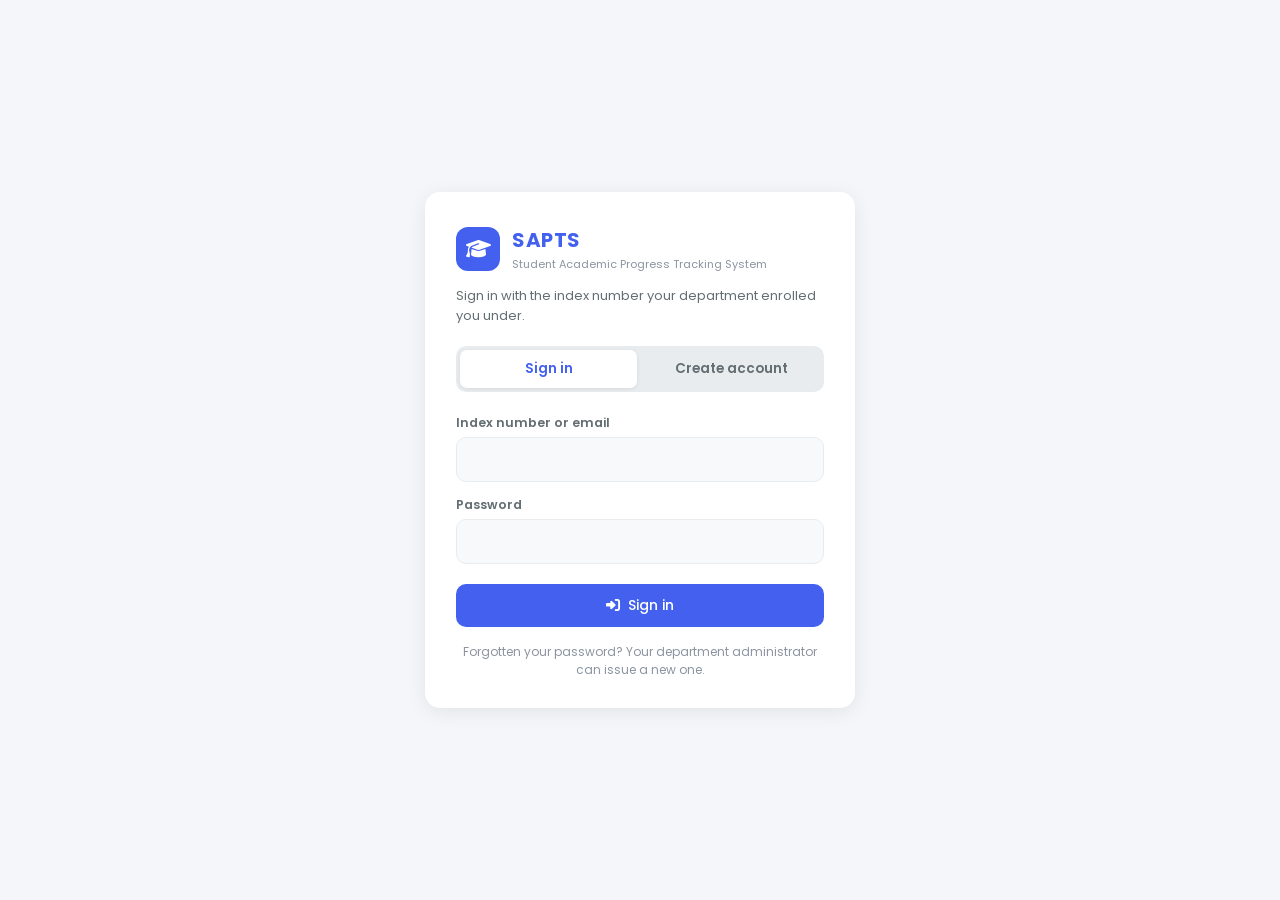
<file: index.html>
<!doctype html>
<html lang="en">
  <head>
    <meta charset="UTF-8" />
    <meta name="viewport" content="width=device-width, initial-scale=1.0" />
    <meta name="color-scheme" content="light dark" />
    <meta
      name="description"
      content="Student Academic Progress Tracking System — an offline-first web application that helps students track courses, grades, study habits and revision."
    />
    <title>Student Academic Progress Tracking System</title>
    <link
      rel="icon"
      href="data:image/svg+xml,<svg xmlns='http://www.w3.org/2000/svg' viewBox='0 0 100 100'><text y='.9em' font-size='90'>🎓</text></svg>"
    />

    <!-- Apply the saved theme before first paint to avoid a light-mode flash -->
    <script>
      try {
        var stored =
          localStorage.getItem("sapts_settings") || localStorage.getItem("gg_settings") || "{}";
        var theme =
          new URLSearchParams(location.search).get("theme") ||
          JSON.parse(stored).theme ||
          "light";
        document.documentElement.setAttribute("data-theme", theme === "dark" ? "dark" : "light");
      } catch (e) {}
    </script>

    <!-- All assets are bundled locally: the app works 100% offline -->
    <link rel="stylesheet" href="vendor/fontawesome/css/all.min.css" />
    <link rel="stylesheet" href="style.css" />
    <script src="vendor/chart.umd.min.js"></script>
  </head>
  <body>
    <div class="container">
      <!-- ================= SIDEBAR ================= -->
      <aside class="sidebar">
        <div class="logo">
          <div class="logo-mark"><i class="fas fa-graduation-cap"></i></div>
          <div class="logo-text">
            <h2>SAPTS</h2>
            <p>Student Academic Progress Tracking System</p>
          </div>
        </div>
        <nav class="nav-menu">
          <ul>
            <li class="active" data-page="dashboard">
              <a href="#dashboard"><i class="fas fa-gauge-high"></i><span>Dashboard</span></a>
            </li>
            <li data-page="courses">
              <a href="#courses"><i class="fas fa-book"></i><span>My Courses</span></a>
            </li>
            <li data-page="grades">
              <a href="#grades"><i class="fas fa-chart-line"></i><span>Grades &amp; GPA</span></a>
            </li>
            <li data-page="study">
              <a href="#study"><i class="fas fa-stopwatch"></i><span>Study Tracker</span></a>
            </li>
            <li data-page="flashcards">
              <a href="#flashcards"><i class="fas fa-layer-group"></i><span>Flashcards</span></a>
            </li>
            <li data-page="vault">
              <a href="#vault"><i class="fas fa-folder-open"></i><span>My Vault</span></a>
            </li>
            <li data-page="goals">
              <a href="#goals"><i class="fas fa-bullseye"></i><span>Goals &amp; Tasks</span></a>
            </li>
            <li data-page="settings">
              <a href="#settings"><i class="fas fa-gear"></i><span>Settings</span></a>
            </li>
          </ul>
        </nav>
        <div class="user-profile">
          <div class="avatar" id="profileAvatar">S</div>
          <div class="user-info">
            <h4 id="userName">Student</h4>
            <p id="userEmail">Signed in</p>
          </div>
        </div>
      </aside>

      <!-- ================= MAIN ================= -->
      <main class="main-content">
        <header class="header">
          <div class="search-bar">
            <i class="fas fa-search"></i>
            <input
              type="text"
              placeholder="Search courses, tasks, notes, decks…"
              id="globalSearch"
              autocomplete="off"
            />
            <div class="search-results" id="searchResults"></div>
          </div>
          <div class="header-icons">
            <button class="icon-btn" id="notificationBell" title="Notifications">
              <i class="fas fa-bell"></i>
              <span class="badge" id="notifBadge" hidden>0</span>
            </button>
            <div class="notif-dropdown" id="notifDropdown"></div>
            <button class="icon-btn" id="themeToggle" title="Toggle dark mode">
              <i class="fas fa-moon"></i>
            </button>
            <span class="sync-state" id="syncState" data-state="saved"></span>
            <a class="icon-btn" id="adminLink" href="admin.html" title="Enrolment console" hidden>
              <i class="fas fa-user-shield"></i>
            </a>
            <button class="icon-btn" id="signOutBtn" title="Sign out">
              <i class="fas fa-right-from-bracket"></i>
            </button>
          </div>
        </header>

        <div id="pageContent">
          <!-- ============ DASHBOARD ============ -->
          <div id="dashboardPage" class="page active-page">
            <div class="page-head">
              <h1 class="page-title">
                Welcome back, <span id="welcomeName">Student</span>! 👋
              </h1>
              <p class="page-subtitle" id="todayDate"></p>
            </div>

            <div class="stats-grid">
              <div class="stat-card">
                <div class="stat-icon blue"><i class="fas fa-book-open"></i></div>
                <div class="stat-details">
                  <h3 id="statCourses">0</h3>
                  <p>Active Courses</p>
                </div>
              </div>
              <div class="stat-card">
                <div class="stat-icon gold"><i class="fas fa-star"></i></div>
                <div class="stat-details">
                  <h3 id="statGPA">0.00</h3>
                  <p>Current GPA (4.0)</p>
                </div>
              </div>
              <div class="stat-card">
                <div class="stat-icon green"><i class="fas fa-check-circle"></i></div>
                <div class="stat-details">
                  <h3 id="statTasks">0/0</h3>
                  <p>Tasks Completed</p>
                </div>
              </div>
              <div class="stat-card">
                <div class="stat-icon pink"><i class="fas fa-fire"></i></div>
                <div class="stat-details">
                  <h3 id="statStudyWeek">0h</h3>
                  <p>Study This Week · <span id="statStreak">0-day streak</span></p>
                </div>
              </div>
            </div>

            <div class="charts-row">
              <div class="card chart-container">
                <h3><i class="fas fa-chart-column"></i> Grade Progress by Course</h3>
                <div class="chart-box"><canvas id="gradesChart"></canvas></div>
              </div>
              <div class="card chart-container">
                <h3><i class="fas fa-chart-area"></i> Study Hours — Last 7 Days</h3>
                <div class="chart-box"><canvas id="studyChart"></canvas></div>
              </div>
            </div>

            <div class="content-grid">
              <div class="card">
                <div class="section-header">
                  <h3>Recent Courses</h3>
                  <button class="btn-link" onclick="navigateTo('courses')">View All →</button>
                </div>
                <div class="courses-list" id="recentCoursesList"></div>
              </div>
              <div class="card">
                <div class="section-header">
                  <h3>Upcoming Tasks</h3>
                  <button class="btn-link" onclick="navigateTo('goals')">View All →</button>
                </div>
                <div class="tasks-list" id="recentTasksList"></div>
              </div>
            </div>

            <div class="card timer-section">
              <div class="section-header">
                <h3><i class="fas fa-mug-hot"></i> Quick Study Session</h3>
                <span class="timer-mode-chip" id="dashTimerMode">Focus</span>
              </div>
              <div class="timer-container row">
                <div class="timer-display" id="dashTimerDisplay">25:00</div>
                <div class="timer-controls">
                  <button class="timer-btn start" id="dashTimerToggle">
                    <i class="fas fa-play"></i> Start
                  </button>
                  <button class="timer-btn reset" id="dashTimerReset">
                    <i class="fas fa-rotate-left"></i> Reset
                  </button>
                  <button class="btn-link" onclick="navigateTo('study')">
                    Open full tracker →
                  </button>
                </div>
              </div>
            </div>
          </div>

          <!-- ============ COURSES ============ -->
          <div id="coursesPage" class="page">
            <div class="page-head">
              <h1 class="page-title">My Courses</h1>
              <p class="page-subtitle">Manage your registered courses and current scores.</p>
            </div>
            <div class="card">
              <div class="section-header">
                <h3>All Courses</h3>
                <button class="btn-add" id="openCourseModal">
                  <i class="fas fa-plus"></i> Add Course
                </button>
              </div>
              <div class="course-toolbar">
                <div class="course-search">
                  <i class="fas fa-search"></i>
                  <input type="text" id="courseSearchInput" placeholder="Search courses…" />
                </div>
                <select id="courseFilter" class="select-input">
                  <option value="all">All Performance Levels</option>
                  <option value="high">Strong (70% and above)</option>
                  <option value="medium">Average (50 – 69%)</option>
                  <option value="low">At Risk (below 50%)</option>
                </select>
                <select id="courseSort" class="select-input">
                  <option value="name">Sort: Name</option>
                  <option value="grade-desc">Sort: Highest Grade</option>
                  <option value="grade-asc">Sort: Lowest Grade</option>
                </select>
              </div>
              <div class="courses-list" id="coursesList"></div>
              <div class="course-stats" id="courseStats"></div>
            </div>
          </div>

          <!-- ============ GRADES ============ -->
          <div id="gradesPage" class="page">
            <div class="page-head">
              <h1 class="page-title">Grades &amp; GPA Analysis</h1>
              <p class="page-subtitle">
                Computed on the standard 4.0 scale used by Ghanaian universities.
              </p>
            </div>
            <div class="stats-grid" id="gradeStatsRow"></div>
            <div class="charts-row">
              <div class="card chart-container">
                <h3><i class="fas fa-chart-pie"></i> Letter Grade Distribution</h3>
                <div class="chart-box tall"><canvas id="gradesFullChart"></canvas></div>
              </div>
              <div class="card">
                <h3 class="card-title"><i class="fas fa-scale-balanced"></i> Grading Scale</h3>
                <table class="grade-table compact">
                  <thead>
                    <tr><th>Letter</th><th>Score</th><th>Points</th></tr>
                  </thead>
                  <tbody>
                    <tr><td><span class="grade-badge small a">A</span></td><td>80 – 100</td><td>4.0</td></tr>
                    <tr><td><span class="grade-badge small b-plus">B+</span></td><td>75 – 79</td><td>3.5</td></tr>
                    <tr><td><span class="grade-badge small b">B</span></td><td>70 – 74</td><td>3.0</td></tr>
                    <tr><td><span class="grade-badge small c-plus">C+</span></td><td>65 – 69</td><td>2.5</td></tr>
                    <tr><td><span class="grade-badge small c">C</span></td><td>60 – 64</td><td>2.0</td></tr>
                    <tr><td><span class="grade-badge small d-plus">D+</span></td><td>55 – 59</td><td>1.5</td></tr>
                    <tr><td><span class="grade-badge small d">D</span></td><td>50 – 54</td><td>1.0</td></tr>
                    <tr><td><span class="grade-badge small f">F</span></td><td>0 – 49</td><td>0.0</td></tr>
                  </tbody>
                </table>
              </div>
            </div>
            <div class="card">
              <h3 class="card-title">Grade Breakdown</h3>
              <table class="grade-table">
                <thead>
                  <tr>
                    <th>Course</th>
                    <th>Score</th>
                    <th>Letter</th>
                    <th>Grade Points</th>
                    <th>Status</th>
                  </tr>
                </thead>
                <tbody id="gradeTableBody"></tbody>
              </table>
            </div>
          </div>

          <!-- ============ STUDY TRACKER ============ -->
          <div id="studyPage" class="page">
            <div class="page-head">
              <h1 class="page-title">Study Tracker</h1>
              <p class="page-subtitle">
                Pomodoro-style focus sessions. Completed focus time is logged automatically.
              </p>
            </div>
            <div class="study-container">
              <div class="card timer-section">
                <div class="section-header">
                  <h3>Session Timer</h3>
                  <span class="timer-mode-chip" id="timerModeLabel">Focus</span>
                </div>
                <div class="timer-container">
                  <div class="timer-display large" id="studyTimerDisplay">25:00</div>
                  <div class="timer-controls">
                    <button class="timer-btn start" id="studyTimerToggle">
                      <i class="fas fa-play"></i> Start
                    </button>
                    <button class="timer-btn reset" id="studyTimerReset">
                      <i class="fas fa-rotate-left"></i> Reset
                    </button>
                    <button class="timer-btn skip" id="timerSkip">
                      <i class="fas fa-forward"></i> Skip
                    </button>
                  </div>
                  <select class="select-input wide" id="studyCourseSelect">
                    <option value="">— Select course to log against —</option>
                  </select>
                  <p class="elapsed-info" id="elapsedInfo">No unlogged focus time yet.</p>
                  <button class="btn-add" id="logStudyBtn">
                    <i class="fas fa-save"></i> Log Elapsed Time Now
                  </button>
                </div>
              </div>
              <div class="card">
                <h3 class="card-title">Study History — Last 7 Days</h3>
                <div class="chart-box"><canvas id="studyHistoryChart"></canvas></div>
                <div class="study-totals">
                  <div><strong id="statStudyTotal">0</strong><span>total hours</span></div>
                  <div><strong id="statStudyWeek2">0</strong><span>hours this week</span></div>
                  <div><strong id="statStreakBig">0</strong><span>day streak 🔥</span></div>
                </div>
                <h3 class="card-title">Recent Sessions</h3>
                <div class="sessions-list" id="sessionsList"></div>
              </div>
            </div>
          </div>

          <!-- ============ FLASHCARDS ============ -->
          <div id="flashcardsPage" class="page">
            <!-- Deck grid view -->
            <div id="decksView">
              <div class="page-head">
                <h1 class="page-title">Flashcards</h1>
                <p class="page-subtitle">
                  Active recall is the most effective revision technique — test yourself!
                </p>
              </div>
              <div class="card">
                <div class="section-header">
                  <h3>My Decks</h3>
                  <button class="btn-add" id="addDeckBtn">
                    <i class="fas fa-plus"></i> New Deck
                  </button>
                </div>
                <div class="deck-grid" id="deckGrid"></div>
              </div>
            </div>
            <!-- Deck detail / study view -->
            <div id="deckDetailView" hidden>
              <button class="btn-link back" id="backToDecks">
                <i class="fas fa-arrow-left"></i> All decks
              </button>
              <div class="page-head deck-head">
                <div>
                  <h1 class="page-title" id="deckTitle">Deck</h1>
                  <p class="page-subtitle" id="deckMeta"></p>
                </div>
                <div class="deck-actions">
                  <button class="btn-add" id="addCardBtn"><i class="fas fa-plus"></i> Add Card</button>
                  <button class="btn-add accent" id="studyModeBtn"><i class="fas fa-play"></i> Study Deck</button>
                </div>
              </div>
              <div class="card" id="cardsListWrap">
                <h3 class="card-title">Cards in this deck</h3>
                <div class="cards-list" id="cardsList"></div>
              </div>
              <!-- Study mode -->
              <div id="studyView" hidden>
                <div class="study-progress">
                  <div class="study-progress-bar"><div id="studyProgressFill"></div></div>
                  <span id="studyProgressText">1 / 10</span>
                </div>
                <div class="flashcard" id="flashcard">
                  <div class="flashcard-inner" id="flashcardInner">
                    <div class="flashcard-face front" id="cardFrontFace">Question</div>
                    <div class="flashcard-face back" id="cardBackFace">Answer</div>
                  </div>
                </div>
                <p class="flip-hint">Click the card (or press Space) to flip it</p>
                <div class="study-controls">
                  <button class="timer-btn reset" id="dontKnowBtn">
                    <i class="fas fa-xmark"></i> Still Learning
                  </button>
                  <button class="timer-btn start" id="knowBtn">
                    <i class="fas fa-check"></i> I Knew It
                  </button>
                </div>
                <button class="btn-link" id="exitStudy">Exit study mode</button>
              </div>
            </div>
          </div>

          <!-- ============ VAULT ============ -->
          <div id="vaultPage" class="page">
            <div class="page-head">
              <h1 class="page-title">My Vault</h1>
              <p class="page-subtitle">
                Notes, past questions and study material — stored privately on this device.
              </p>
            </div>
            <div class="vault-stats">
              <div class="stat-card-mini">
                <i class="fas fa-file-alt"></i> <span id="totalNotes">0</span>&nbsp;items
              </div>
              <div class="stat-card-mini">
                <i class="fas fa-database"></i> <span id="totalStorage">0</span>&nbsp;MB used
              </div>
              <button class="btn-add" id="addNoteBtn">
                <i class="fas fa-pen"></i> Write a Note
              </button>
            </div>

            <div class="card upload-section">
              <h3 class="card-title"><i class="fas fa-file-arrow-up"></i> Add a Document</h3>
              <div class="upload-area" id="uploadArea">
                <i class="fas fa-cloud-arrow-up"></i>
                <p>Drag &amp; drop images or PDFs here — or click to browse.</p>
                <input type="file" id="fileInput" accept="image/*,application/pdf" multiple hidden />
                <button class="btn-add" id="browseBtn">
                  <i class="fas fa-folder-open"></i> Browse Files
                </button>
              </div>
              <div class="upload-filters">
                <select id="vaultCourseFilter" class="select-input">
                  <option value="all">All Courses</option>
                </select>
                <select id="vaultTypeFilter" class="select-input">
                  <option value="all">All Types</option>
                  <option value="note">Notes</option>
                  <option value="exam">Past Questions</option>
                  <option value="other">Other</option>
                </select>
                <input
                  type="text"
                  id="vaultSearch"
                  placeholder="Search by title or tag…"
                  class="select-input grow"
                />
              </div>
            </div>
            <div class="vault-grid" id="vaultGrid"></div>
          </div>

          <!-- ============ GOALS & TASKS ============ -->
          <div id="goalsPage" class="page">
            <div class="page-head">
              <h1 class="page-title">Goals &amp; Tasks</h1>
              <p class="page-subtitle">Stay on top of assignments, projects and deadlines.</p>
            </div>
            <div class="card">
              <div class="section-header">
                <h3>All Tasks</h3>
                <button class="btn-add" id="addTaskBtn"><i class="fas fa-plus"></i> Add Task</button>
              </div>
              <div class="task-progress">
                <div class="task-progress-bar"><div id="taskProgressFill"></div></div>
                <span id="taskProgressText">0% complete</span>
              </div>
              <div id="allTasksList"></div>
            </div>
          </div>

          <!-- ============ SETTINGS ============ -->
          <div id="settingsPage" class="page">
            <div class="page-head">
              <h1 class="page-title">Settings</h1>
              <p class="page-subtitle">Everything is saved locally in your browser.</p>
            </div>
            <div class="settings-container">
              <div class="card settings-section">
                <h3 class="card-title"><i class="fas fa-user"></i> Profile</h3>
                <div class="form-group">
                  <label for="settingsName">Display Name</label>
                  <input type="text" id="settingsName" placeholder="e.g. Richard Yawlui" />
                </div>
                <div class="form-group">
                  <label for="settingsEmail">Email (optional)</label>
                  <input type="email" id="settingsEmail" placeholder="student@university.edu.gh" />
                </div>
                <button class="btn-submit" id="saveProfileBtn">
                  <i class="fas fa-save"></i> Save Profile
                </button>
              </div>

              <div class="card settings-section">
                <h3 class="card-title"><i class="fas fa-sliders"></i> Preferences</h3>
                <div class="form-row">
                  <div class="form-group">
                    <label for="focusLenInput">Focus length (minutes)</label>
                    <input type="number" id="focusLenInput" min="5" max="120" value="25" />
                  </div>
                  <div class="form-group">
                    <label for="breakLenInput">Break length (minutes)</label>
                    <input type="number" id="breakLenInput" min="1" max="60" value="5" />
                  </div>
                </div>
                <div class="form-row">
                  <div class="form-group">
                    <label for="weeklyGoalInput">Weekly study goal (hours)</label>
                    <input type="number" id="weeklyGoalInput" min="1" max="80" value="10" />
                  </div>
                  <div class="form-group">
                    <label for="themeSelect">Theme</label>
                    <select id="themeSelect" class="select-input wide">
                      <option value="light">Light</option>
                      <option value="dark">Dark</option>
                    </select>
                  </div>
                </div>
                <button class="btn-submit" id="savePrefsBtn">
                  <i class="fas fa-save"></i> Save Preferences
                </button>
              </div>

              <div class="card settings-section">
                <h3 class="card-title"><i class="fas fa-database"></i> Data Management</h3>
                <p class="muted">
                  Your data never leaves this computer. Export a backup file regularly.
                </p>
                <div class="settings-actions">
                  <button class="btn-submit green" id="exportDataBtn">
                    <i class="fas fa-download"></i> Export Backup
                  </button>
                  <button class="btn-submit" id="importDataBtn">
                    <i class="fas fa-upload"></i> Import Backup
                  </button>
                  <input type="file" id="importFileInput" accept="application/json" hidden />
                  <button class="btn-submit gold" id="demoDataBtn">
                    <i class="fas fa-wand-magic-sparkles"></i> Load Demo Data
                  </button>
                  <button class="btn-submit red" id="clearDataBtn">
                    <i class="fas fa-trash"></i> Reset All Data
                  </button>
                </div>
              </div>

              <div class="card settings-section about">
                <h3 class="card-title">
                  <i class="fas fa-circle-info"></i> About this System
                </h3>
                <p class="muted">
                  Student Academic Progress Tracking System (SAPTS) — a web-based application
                  built with HTML5, CSS3 and vanilla JavaScript, served locally through XAMPP.
                  Data is stored with the Web Storage API and IndexedDB; no account, internet
                  connection or external database server is required.
                </p>
              </div>
            </div>
          </div>
        </div>
      </main>
    </div>

    <!-- ============ COURSE MODAL ============ -->
    <div id="courseModal" class="modal-overlay" hidden>
      <div class="modal">
        <div class="modal-header">
          <h3 id="modalTitle">Add New Course</h3>
          <button class="close-modal" data-close="courseModal">&times;</button>
        </div>
        <form id="courseForm" class="modal-body">
          <input type="hidden" id="courseId" />
          <div class="form-group">
            <label for="courseName">Course Name *</label>
            <input type="text" id="courseName" required maxlength="60" />
          </div>
          <div class="form-row">
            <div class="form-group">
              <label for="courseCode">Course Code *</label>
              <input type="text" id="courseCode" required maxlength="15" placeholder="e.g. CSCD 301" />
            </div>
            <div class="form-group">
              <label for="creditHours">Credit Hours *</label>
              <input type="number" id="creditHours" min="1" max="6" value="3" required />
            </div>
          </div>
          <div class="form-row">
            <div class="form-group">
              <label for="instructor">Instructor</label>
              <input type="text" id="instructor" maxlength="40" />
            </div>
            <div class="form-group">
              <label for="semester">Semester</label>
              <select id="semester"></select>
            </div>
          </div>
          <div class="form-group">
            <label for="currentGrade">Current Score (0 – 100)</label>
            <div class="grade-input-group">
              <input type="number" id="currentGrade" min="0" max="100" step="0.1" />
              <span class="grade-preview" id="gradePreview">–</span>
            </div>
          </div>
          <div class="form-actions">
            <button type="submit" class="btn-submit">Save Course</button>
            <button type="button" class="btn-cancel" data-close="courseModal">Cancel</button>
          </div>
        </form>
      </div>
    </div>

    <!-- ============ TASK MODAL ============ -->
    <div id="taskModal" class="modal-overlay" hidden>
      <div class="modal">
        <div class="modal-header">
          <h3 id="taskModalTitle">Add Task</h3>
          <button class="close-modal" data-close="taskModal">&times;</button>
        </div>
        <form id="taskForm" class="modal-body">
          <input type="hidden" id="taskId" />
          <div class="form-group">
            <label for="taskTitle">Task Title *</label>
            <input type="text" id="taskTitle" required maxlength="80" />
          </div>
          <div class="form-group">
            <label for="taskCourse">Course (optional)</label>
            <select id="taskCourse"><option value="">General</option></select>
          </div>
          <div class="form-row">
            <div class="form-group">
              <label for="taskDueDate">Due Date</label>
              <input type="date" id="taskDueDate" />
            </div>
            <div class="form-group">
              <label for="taskPriority">Priority</label>
              <select id="taskPriority">
                <option value="low">Low</option>
                <option value="medium" selected>Medium</option>
                <option value="high">High</option>
              </select>
            </div>
          </div>
          <div class="form-actions">
            <button type="submit" class="btn-submit">Save Task</button>
            <button type="button" class="btn-cancel" data-close="taskModal">Cancel</button>
          </div>
        </form>
      </div>
    </div>

    <!-- ============ DECK MODAL ============ -->
    <div id="deckModal" class="modal-overlay" hidden>
      <div class="modal">
        <div class="modal-header">
          <h3 id="deckModalTitle">New Deck</h3>
          <button class="close-modal" data-close="deckModal">&times;</button>
        </div>
        <form id="deckForm" class="modal-body">
          <input type="hidden" id="deckId" />
          <div class="form-group">
            <label for="deckName">Deck Name *</label>
            <input type="text" id="deckName" required maxlength="60" placeholder="e.g. SQL Basics" />
          </div>
          <div class="form-group">
            <label for="deckCourse">Course (optional)</label>
            <select id="deckCourse"><option value="">General</option></select>
          </div>
          <div class="form-group">
            <label for="deckDesc">Description</label>
            <input type="text" id="deckDesc" maxlength="120" />
          </div>
          <div class="form-actions">
            <button type="submit" class="btn-submit">Save Deck</button>
            <button type="button" class="btn-cancel" data-close="deckModal">Cancel</button>
          </div>
        </form>
      </div>
    </div>

    <!-- ============ CARD MODAL ============ -->
    <div id="cardModal" class="modal-overlay" hidden>
      <div class="modal">
        <div class="modal-header">
          <h3 id="cardModalTitle">Add Card</h3>
          <button class="close-modal" data-close="cardModal">&times;</button>
        </div>
        <form id="cardForm" class="modal-body">
          <input type="hidden" id="cardId" />
          <div class="form-group">
            <label for="cardFront">Front — Question *</label>
            <textarea id="cardFront" rows="3" required maxlength="300"></textarea>
          </div>
          <div class="form-group">
            <label for="cardBack">Back — Answer *</label>
            <textarea id="cardBack" rows="3" required maxlength="300"></textarea>
          </div>
          <div class="form-actions">
            <button type="submit" class="btn-submit">Save Card</button>
            <button type="button" class="btn-cancel" data-close="cardModal">Cancel</button>
          </div>
        </form>
      </div>
    </div>

    <!-- ============ VAULT ITEM MODAL ============ -->
    <div id="vaultModal" class="modal-overlay" hidden>
      <div class="modal modal-large">
        <div class="modal-header">
          <h3 id="vaultModalTitle">Document Details</h3>
          <button class="close-modal" data-close="vaultModal">&times;</button>
        </div>
        <div class="modal-body">
          <input type="hidden" id="vaultItemId" />
          <div class="vault-preview" id="vaultPreview" hidden></div>
          <div class="form-group">
            <label for="vaultDocTitle">Title *</label>
            <input type="text" id="vaultDocTitle" maxlength="80" />
          </div>
          <div class="form-row">
            <div class="form-group">
              <label for="vaultDocType">Type</label>
              <select id="vaultDocType">
                <option value="note">Note / Study Material</option>
                <option value="exam">Exam / Past Question</option>
                <option value="other">Other</option>
              </select>
            </div>
            <div class="form-group">
              <label for="vaultDocCourse">Course</label>
              <select id="vaultDocCourse"><option value="">General</option></select>
            </div>
          </div>
          <div class="form-group">
            <label for="vaultDocTags">Tags (comma separated)</label>
            <input type="text" id="vaultDocTags" placeholder="midterm, chapter1, important" />
          </div>
          <div class="form-group" id="vaultContentGroup">
            <label for="vaultDocContent">Note Content</label>
            <textarea id="vaultDocContent" rows="8" placeholder="Write your note here…"></textarea>
          </div>
        </div>
        <div class="modal-actions">
          <button class="btn-delete-confirm" id="deleteVaultItemBtn">
            <i class="fas fa-trash"></i> Delete
          </button>
          <button class="btn-submit green" id="downloadFileBtn" hidden>
            <i class="fas fa-download"></i> Download
          </button>
          <button class="btn-submit" id="saveVaultItemBtn"><i class="fas fa-save"></i> Save</button>
          <button class="btn-cancel" data-close="vaultModal">Close</button>
        </div>
      </div>
    </div>

    <!-- ============ CONFIRM MODAL ============ -->
    <div id="confirmModal" class="modal-overlay" hidden>
      <div class="modal delete-modal">
        <div class="modal-header">
          <h3 id="confirmTitle">Are you sure?</h3>
          <button class="close-modal" data-close="confirmModal">&times;</button>
        </div>
        <div class="modal-body">
          <i class="fas fa-triangle-exclamation warning-icon"></i>
          <p id="confirmMessage">This action cannot be undone.</p>
        </div>
        <div class="modal-actions">
          <button class="btn-delete-confirm" id="confirmOkBtn">Delete</button>
          <button class="btn-cancel" data-close="confirmModal">Cancel</button>
        </div>
      </div>
    </div>

    <div class="toast-container" id="toastContainer"></div>

    <script src="auth.js"></script>
    <script src="script.js"></script>
  </body>
</html>
</file>
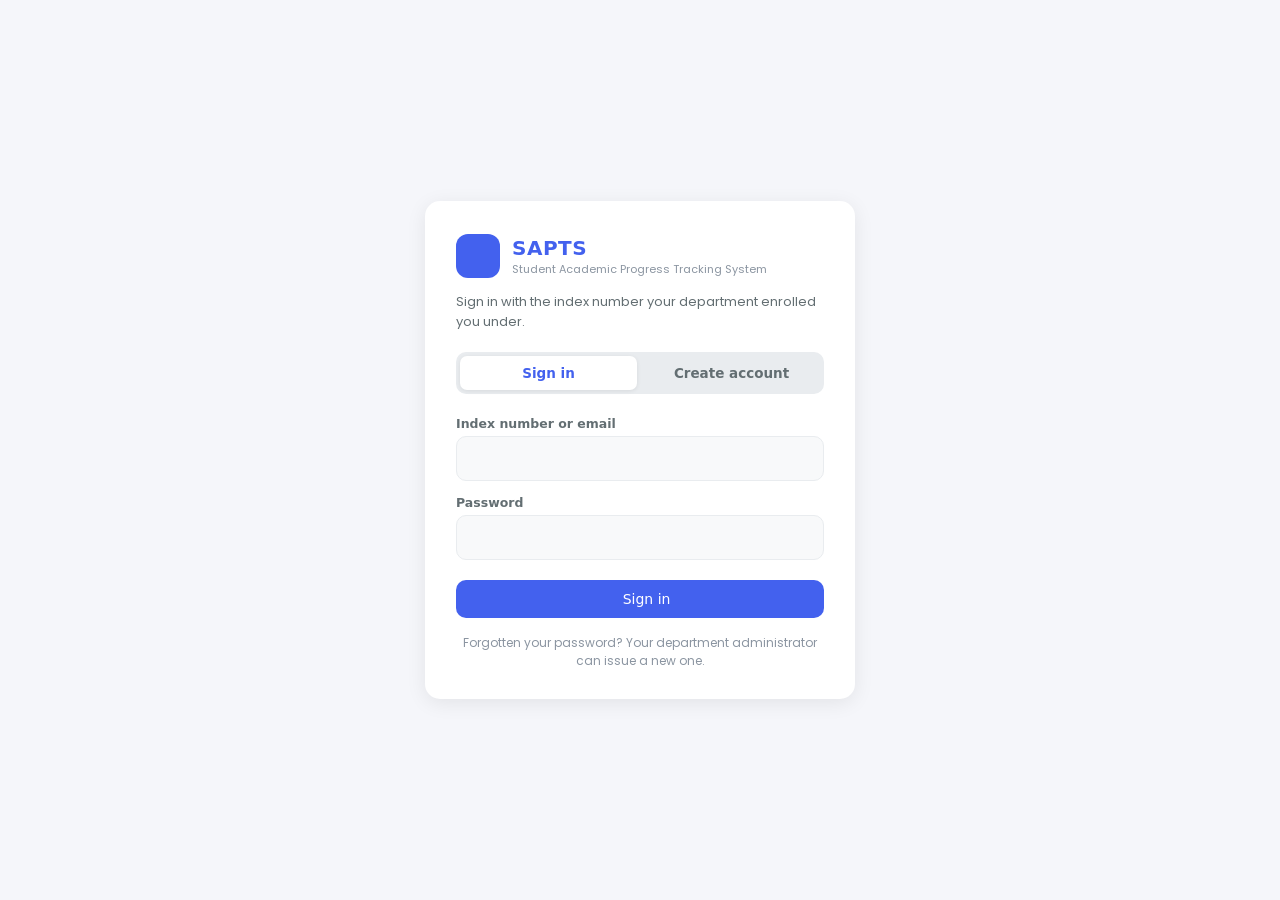
<file: admin.html>
<!doctype html>
<html lang="en">
  <head>
    <meta charset="UTF-8" />
    <meta name="viewport" content="width=device-width, initial-scale=1.0" />
    <meta name="color-scheme" content="light dark" />
    <title>Enrolment — Student Academic Progress Tracking System</title>
    <link
      rel="icon"
      href="data:image/svg+xml,<svg xmlns='http://www.w3.org/2000/svg' viewBox='0 0 100 100'><text y='.9em' font-size='90'>🎓</text></svg>"
    />
    <link rel="stylesheet" href="vendor/fontawesome/css/all.min.css" />
    <link rel="stylesheet" href="style.css" />
    <style>
      .admin-shell {
        max-width: 1080px;
        margin: 0 auto;
        padding: 26px 20px 60px;
      }
      .admin-top {
        display: flex;
        align-items: center;
        justify-content: space-between;
        gap: 16px;
        flex-wrap: wrap;
        margin-bottom: 22px;
      }
      .admin-brand {
        display: flex;
        align-items: center;
        gap: 12px;
      }
      .admin-brand .logo-mark {
        width: 42px;
        height: 42px;
        border-radius: 12px;
        display: grid;
        place-items: center;
        background: var(--primary);
        color: #fff;
        font-size: 19px;
      }
      .admin-brand h1 {
        font-size: 19px;
        font-weight: 700;
        letter-spacing: 0.4px;
        color: var(--primary);
      }
      .admin-brand p {
        font-size: 11px;
        color: var(--text-muted);
        margin-top: 2px;
      }
      .admin-grid {
        display: grid;
        grid-template-columns: 330px 1fr;
        gap: 18px;
        align-items: start;
      }
      @media (max-width: 860px) {
        .admin-grid {
          grid-template-columns: 1fr;
        }
      }
      .card label {
        display: block;
        font-size: 12.5px;
        font-weight: 600;
        color: var(--text-soft);
        margin-bottom: 5px;
      }
      .card input {
        width: 100%;
        padding: 10px 12px;
        font: inherit;
        font-size: 14px;
        color: var(--text);
        background: var(--surface-2);
        border: 1px solid var(--surface-3);
        border-radius: var(--radius-sm);
      }
      .card input:focus {
        outline: none;
        border-color: var(--primary);
        background: var(--surface);
      }
      .form-group {
        margin-bottom: 13px;
      }
      table.roster {
        width: 100%;
        border-collapse: collapse;
        font-size: 13.5px;
      }
      table.roster th {
        text-align: left;
        font-size: 11.5px;
        letter-spacing: 0.4px;
        text-transform: uppercase;
        color: var(--text-muted);
        padding: 8px 10px;
        border-bottom: 1px solid var(--surface-3);
        white-space: nowrap;
      }
      table.roster td {
        padding: 11px 10px;
        border-bottom: 1px solid var(--border);
        vertical-align: middle;
      }
      table.roster tr:last-child td {
        border-bottom: none;
      }
      .who {
        font-weight: 600;
        color: var(--text);
      }
      .idx {
        font-size: 12px;
        color: var(--text-muted);
      }
      .chip {
        display: inline-block;
        padding: 3px 9px;
        border-radius: 20px;
        font-size: 11px;
        font-weight: 700;
        letter-spacing: 0.3px;
      }
      .chip.active {
        background: var(--tile-green-bg);
        color: var(--success);
      }
      .chip.inactive {
        background: var(--surface-3);
        color: var(--text-muted);
      }
      .chip.admin {
        background: var(--tile-blue-bg);
        color: var(--tile-blue-fg);
      }
      .chip.pending {
        background: var(--tile-gold-bg);
        color: var(--tile-gold-fg);
      }
      .row-actions {
        display: flex;
        gap: 6px;
        flex-wrap: wrap;
      }
      .mini {
        padding: 6px 10px;
        font-size: 12px;
        font-weight: 600;
        border: 1px solid var(--surface-3);
        background: var(--surface-2);
        color: var(--text-soft);
        border-radius: 7px;
        cursor: pointer;
        transition: var(--transition);
      }
      .mini:hover {
        background: var(--surface-3);
        color: var(--text);
      }
      .mini.danger:hover {
        background: rgba(255, 71, 87, 0.12);
        color: var(--danger);
        border-color: transparent;
      }
      .msg {
        display: none;
        font-size: 13px;
        line-height: 1.5;
        padding: 12px 14px;
        border-radius: var(--radius-sm);
        margin-bottom: 16px;
      }
      .msg.show {
        display: block;
      }
      .msg.error {
        background: rgba(255, 71, 87, 0.1);
        color: var(--danger);
      }
      .msg.ok {
        background: rgba(0, 184, 148, 0.12);
        color: var(--success);
      }
      .msg code {
        font-family: ui-monospace, "SF Mono", Menlo, Consolas, monospace;
        font-size: 14px;
        font-weight: 700;
        background: rgba(0, 0, 0, 0.07);
        padding: 2px 7px;
        border-radius: 5px;
      }
      .table-wrap {
        overflow-x: auto;
      }
      .empty {
        text-align: center;
        color: var(--text-muted);
        font-size: 13.5px;
        padding: 30px 10px;
      }
    </style>
  </head>
  <body>
    <div class="admin-shell">
      <div class="admin-top">
        <div class="admin-brand">
          <div class="logo-mark"><i class="fas fa-user-shield"></i></div>
          <div>
            <h1>Enrolment Console</h1>
            <p>Student Academic Progress Tracking System</p>
          </div>
        </div>
        <div class="row-actions">
          <button class="mini" id="openApp">
            <i class="fas fa-gauge-high"></i> Open the system
          </button>
          <button class="mini danger" id="signOut">
            <i class="fas fa-right-from-bracket"></i> Sign out
          </button>
        </div>
      </div>

      <div class="msg" id="msg" role="status"></div>

      <div class="admin-grid">
        <!-- ============ ENROL ============ -->
        <div class="card">
          <h3 class="card-title"><i class="fas fa-user-plus"></i> Enrol a student</h3>
          <p class="muted" style="font-size: 12.5px; margin: 4px 0 16px; line-height: 1.5">
            The system issues a temporary password. Give it to the student; they
            must replace it the first time they sign in.
          </p>
          <form id="enrolForm">
            <div class="form-group">
              <label for="indexNumber">Index number</label>
              <input id="indexNumber" required placeholder="e.g. 4211231161" />
            </div>
            <div class="form-group">
              <label for="fullName">Full name</label>
              <input id="fullName" required placeholder="e.g. Addo Foster Keteku" />
            </div>
            <div class="form-group">
              <label for="email">Email (optional)</label>
              <input id="email" type="email" placeholder="student@gctu.edu.gh" />
            </div>
            <button class="btn-submit" type="submit" style="width: 100%; justify-content: center">
              <i class="fas fa-check"></i> Enrol student
            </button>
          </form>
        </div>

        <!-- ============ ROSTER ============ -->
        <div class="card">
          <h3 class="card-title">
            <i class="fas fa-users"></i> Enrolled students
            <span class="muted" id="count" style="font-weight: 400; font-size: 13px"></span>
          </h3>
          <div class="table-wrap">
            <table class="roster">
              <thead>
                <tr>
                  <th>Student</th>
                  <th>Status</th>
                  <th>Courses</th>
                  <th>Last signed in</th>
                  <th></th>
                </tr>
              </thead>
              <tbody id="roster">
                <tr>
                  <td colspan="5" class="empty">Loading…</td>
                </tr>
              </tbody>
            </table>
          </div>
        </div>
      </div>
    </div>

    <script src="auth.js"></script>
    <script>
      const $ = (id) => document.getElementById(id);
      const esc = (s) =>
        String(s ?? "").replace(
          /[&<>"']/g,
          (c) => ({ "&": "&amp;", "<": "&lt;", ">": "&gt;", '"': "&quot;", "'": "&#39;" })[c],
        );

      function message(html, kind = "error") {
        const el = $("msg");
        el.innerHTML = html;
        el.className = "msg" + (html ? " show " + kind : "");
        if (html) window.scrollTo({ top: 0, behavior: "smooth" });
      }

      $("signOut").onclick = () => Auth.logout();
      $("openApp").onclick = () => (location.href = "index.html");

      async function refresh() {
        const { students } = await Auth.get("api/admin/students.php");
        const body = $("roster");
        const learners = students.filter((s) => s.role === "student");
        $("count").textContent = learners.length ? `— ${learners.length} enrolled` : "";

        if (!students.length) {
          body.innerHTML = '<tr><td colspan="5" class="empty">Nobody is enrolled yet.</td></tr>';
          return;
        }

        body.innerHTML = students
          .map((s) => {
            const isAdmin = s.role === "admin";
            const status = isAdmin
              ? '<span class="chip admin">Administrator</span>'
              : s.status === "active"
                ? Number(s.mustChangePassword)
                  ? '<span class="chip pending">Awaiting first sign-in</span>'
                  : '<span class="chip active">Active</span>'
                : '<span class="chip inactive">Deactivated</span>';
            const actions = isAdmin
              ? '<span class="idx">—</span>'
              : `<div class="row-actions">
                   <button class="mini" data-act="reset" data-id="${s.id}">Reset password</button>
                   <button class="mini" data-act="status" data-id="${s.id}"
                           data-status="${s.status === "active" ? "inactive" : "active"}">
                     ${s.status === "active" ? "Deactivate" : "Reactivate"}
                   </button>
                   <button class="mini danger" data-act="delete" data-id="${s.id}"
                           data-name="${esc(s.fullName)}">Remove</button>
                 </div>`;
            return `<tr>
              <td><div class="who">${esc(s.fullName)}</div>
                  <div class="idx">${esc(s.indexNumber)}${s.email ? " · " + esc(s.email) : ""}</div></td>
              <td>${status}</td>
              <td>${isAdmin ? "—" : s.courseCount}</td>
              <td class="idx">${s.lastLogin ? esc(s.lastLogin) : "Never"}</td>
              <td>${actions}</td>
            </tr>`;
          })
          .join("");
      }

      $("enrolForm").onsubmit = async (e) => {
        e.preventDefault();
        message("");
        try {
          const r = await Auth.post("api/admin/students.php", {
            action: "enrol",
            indexNumber: $("indexNumber").value.trim(),
            fullName: $("fullName").value.trim(),
            email: $("email").value.trim(),
          });
          message(
            `Enrolled <strong>${esc(r.indexNumber)}</strong>. Temporary password: ` +
              `<code>${esc(r.temporaryPassword)}</code> — give this to the student. ` +
              `It is shown once and cannot be retrieved later.`,
            "ok",
          );
          e.target.reset();
          await refresh();
        } catch (err) {
          message(esc(err.message));
        }
      };

      $("roster").onclick = async (e) => {
        const btn = e.target.closest("button[data-act]");
        if (!btn) return;
        const { act, id, status, name } = btn.dataset;
        try {
          if (act === "reset") {
            const r = await Auth.post("api/admin/students.php", { action: "reset", id: Number(id) });
            message(
              `New temporary password: <code>${esc(r.temporaryPassword)}</code> — ` +
                `the student must change it at their next sign-in.`,
              "ok",
            );
          } else if (act === "status") {
            await Auth.post("api/admin/students.php", { action: "status", id: Number(id), status });
            message(`Account ${status === "active" ? "reactivated" : "deactivated"}.`, "ok");
          } else if (act === "delete") {
            if (
              !confirm(
                `Remove ${name}?\n\nTheir courses, marks, study sessions, tasks and notes are deleted with the account. This cannot be undone.`,
              )
            )
              return;
            await Auth.post("api/admin/students.php", { action: "delete", id: Number(id) });
            message("The account and all of its records were removed.", "ok");
          }
          await refresh();
        } catch (err) {
          message(esc(err.message));
        }
      };

      Auth.requireUser("admin").then(refresh).catch((err) => message(esc(err.message)));
    </script>
  </body>
</html>
</file>
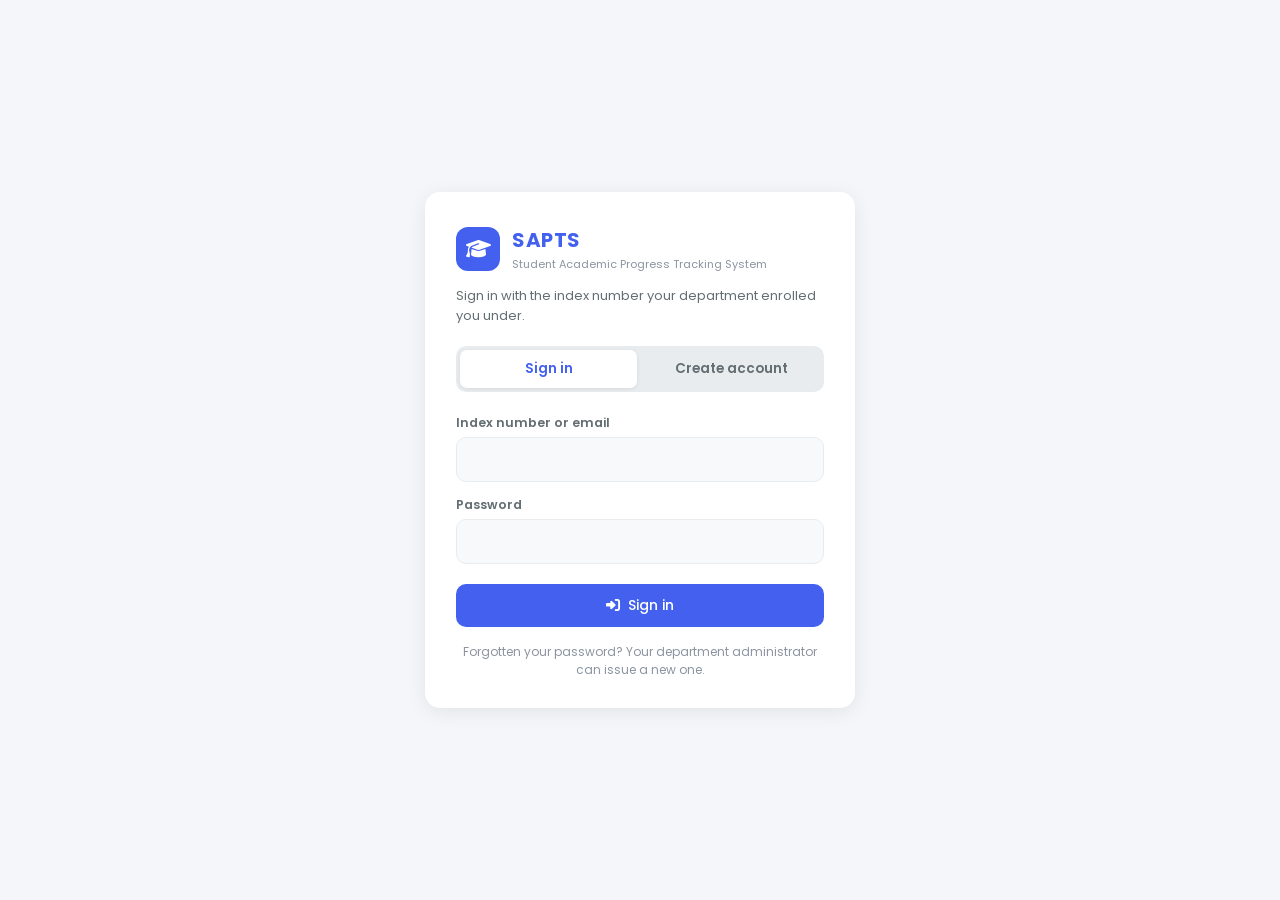
<file: login.html>
<!doctype html>
<html lang="en">
  <head>
    <meta charset="UTF-8" />
    <meta name="viewport" content="width=device-width, initial-scale=1.0" />
    <meta name="color-scheme" content="light dark" />
    <title>Sign In — Student Academic Progress Tracking System</title>
    <link
      rel="icon"
      href="data:image/svg+xml,<svg xmlns='http://www.w3.org/2000/svg' viewBox='0 0 100 100'><text y='.9em' font-size='90'>🎓</text></svg>"
    />
    <link rel="stylesheet" href="vendor/fontawesome/css/all.min.css" />
    <link rel="stylesheet" href="style.css" />
    <style>
      .auth-wrap {
        min-height: 100vh;
        display: grid;
        place-items: center;
        padding: 24px 16px;
        background: var(--bg);
      }
      .auth-card {
        width: 100%;
        max-width: 430px;
        background: var(--surface);
        border: 1px solid var(--card-border);
        border-radius: var(--radius);
        box-shadow: var(--shadow);
        padding: 32px 30px 28px;
      }
      .auth-head {
        display: flex;
        align-items: center;
        gap: 12px;
        margin-bottom: 6px;
      }
      .auth-head .logo-mark {
        width: 44px;
        height: 44px;
        border-radius: 12px;
        display: grid;
        place-items: center;
        background: var(--primary);
        color: #fff;
        font-size: 20px;
        flex-shrink: 0;
      }
      .auth-head h1 {
        font-size: 20px;
        font-weight: 700;
        letter-spacing: 0.5px;
        color: var(--primary);
      }
      .auth-head p {
        font-size: 11px;
        line-height: 1.35;
        color: var(--text-muted);
        margin-top: 2px;
      }
      .auth-sub {
        font-size: 13px;
        color: var(--text-soft);
        margin: 14px 0 20px;
      }
      .tabs {
        display: flex;
        gap: 6px;
        background: var(--surface-3);
        border-radius: var(--radius-sm);
        padding: 4px;
        margin-bottom: 22px;
      }
      .tabs button {
        flex: 1;
        padding: 9px 8px;
        border: none;
        border-radius: 7px;
        background: transparent;
        color: var(--text-soft);
        font: inherit;
        font-size: 13.5px;
        font-weight: 600;
        cursor: pointer;
        transition: var(--transition);
      }
      .tabs button[aria-selected="true"] {
        background: var(--surface);
        color: var(--primary);
        box-shadow: 0 1px 4px rgba(0, 0, 0, 0.08);
      }
      .auth-card .form-group {
        margin-bottom: 14px;
      }
      .auth-card label {
        display: block;
        font-size: 12.5px;
        font-weight: 600;
        color: var(--text-soft);
        margin-bottom: 5px;
      }
      .auth-card input {
        width: 100%;
        padding: 11px 13px;
        font: inherit;
        font-size: 14px;
        color: var(--text);
        background: var(--surface-2);
        border: 1px solid var(--surface-3);
        border-radius: var(--radius-sm);
        transition: var(--transition);
      }
      .auth-card input:focus {
        outline: none;
        border-color: var(--primary);
        background: var(--surface);
      }
      .auth-card .btn-submit {
        width: 100%;
        justify-content: center;
        margin-top: 6px;
      }
      .msg {
        display: none;
        font-size: 13px;
        line-height: 1.45;
        padding: 11px 13px;
        border-radius: var(--radius-sm);
        margin-bottom: 16px;
      }
      .msg.show {
        display: block;
      }
      .msg.error {
        background: rgba(255, 71, 87, 0.1);
        color: var(--danger);
      }
      .msg.ok {
        background: rgba(0, 184, 148, 0.12);
        color: var(--success);
      }
      .hint {
        font-size: 12px;
        color: var(--text-muted);
        margin-top: 16px;
        text-align: center;
        line-height: 1.5;
      }
      .panel[hidden] {
        display: none;
      }
      .field-note {
        font-size: 11.5px;
        color: var(--text-muted);
        margin-top: 4px;
      }
    </style>
  </head>
  <body>
    <div class="auth-wrap">
      <div class="auth-card">
        <div class="auth-head">
          <div class="logo-mark"><i class="fas fa-graduation-cap"></i></div>
          <div>
            <h1>SAPTS</h1>
            <p>Student Academic Progress Tracking System</p>
          </div>
        </div>

        <p class="auth-sub" id="authSub">
          Sign in with the index number your department enrolled you under.
        </p>

        <div class="msg" id="msg" role="alert"></div>

        <!-- Tabs are hidden while a first password is being set. -->
        <div class="tabs" id="tabs" role="tablist">
          <button id="tabSignIn" role="tab" aria-selected="true">Sign in</button>
          <button id="tabRegister" role="tab" aria-selected="false">Create account</button>
        </div>

        <!-- ============ SIGN IN ============ -->
        <form class="panel" id="panelSignIn">
          <div class="form-group">
            <label for="identity">Index number or email</label>
            <input id="identity" name="identity" autocomplete="username" required />
          </div>
          <div class="form-group">
            <label for="password">Password</label>
            <input id="password" type="password" autocomplete="current-password" required />
          </div>
          <button class="btn-submit" type="submit">
            <i class="fas fa-right-to-bracket"></i> Sign in
          </button>
        </form>

        <!-- ============ SELF-ENROLMENT ============ -->
        <form class="panel" id="panelRegister" hidden>
          <div class="form-group">
            <label for="regIndex">Index number</label>
            <input id="regIndex" required placeholder="e.g. 4211231018" />
            <p class="field-note">Letters, digits and hyphens only.</p>
          </div>
          <div class="form-group">
            <label for="regName">Full name</label>
            <input id="regName" required placeholder="e.g. Richard Yawlui" />
          </div>
          <div class="form-group">
            <label for="regEmail">Email (optional)</label>
            <input id="regEmail" type="email" placeholder="student@gctu.edu.gh" />
          </div>
          <div class="form-group">
            <label for="regPassword">Password</label>
            <input id="regPassword" type="password" autocomplete="new-password" required />
            <p class="field-note">At least 8 characters.</p>
          </div>
          <button class="btn-submit" type="submit">
            <i class="fas fa-user-plus"></i> Create my account
          </button>
        </form>

        <!-- ============ FORCED PASSWORD CHANGE ============ -->
        <form class="panel" id="panelChange" hidden>
          <div class="form-group">
            <label for="newPassword">Choose a new password</label>
            <input id="newPassword" type="password" autocomplete="new-password" required />
            <p class="field-note">At least 8 characters.</p>
          </div>
          <div class="form-group">
            <label for="confirmPassword">Confirm new password</label>
            <input id="confirmPassword" type="password" autocomplete="new-password" required />
          </div>
          <button class="btn-submit" type="submit">
            <i class="fas fa-key"></i> Set password and continue
          </button>
        </form>

        <p class="hint" id="hint">
          Forgotten your password? Your department administrator can issue a new one.
        </p>
      </div>
    </div>

    <script src="auth.js"></script>
    <script>
      const $ = (id) => document.getElementById(id);
      const panels = { signIn: $("panelSignIn"), register: $("panelRegister"), change: $("panelChange") };

      function show(name) {
        Object.entries(panels).forEach(([k, el]) => (el.hidden = k !== name));
        $("tabs").hidden = name === "change";
        $("hint").hidden = name === "change";
        $("tabSignIn").setAttribute("aria-selected", String(name === "signIn"));
        $("tabRegister").setAttribute("aria-selected", String(name === "register"));
        $("authSub").textContent =
          name === "change"
            ? "This account is using a temporary password. Choose your own before continuing."
            : name === "register"
              ? "Create your own account if your department has not enrolled you."
              : "Sign in with the index number your department enrolled you under.";
        message("");
      }

      function message(text, kind = "error") {
        const el = $("msg");
        el.textContent = text;
        el.className = "msg" + (text ? " show " + kind : "");
      }

      $("tabSignIn").onclick = () => show("signIn");
      $("tabRegister").onclick = () => show("register");

      /* Somebody already signed in has no business here. */
      Auth.me().then((s) => {
        if (s.authenticated) {
          if (s.user.mustChangePassword) show("change");
          else location.replace(s.user.role === "admin" ? "admin.html" : "index.html");
        }
      });

      function land(user) {
        location.replace(user.role === "admin" ? "admin.html" : "index.html");
      }

      panels.signIn.onsubmit = async (e) => {
        e.preventDefault();
        message("");
        try {
          const r = await Auth.post("api/login.php", {
            identity: $("identity").value.trim(),
            password: $("password").value,
          });
          if (r.user.mustChangePassword) {
            show("change");
            message("Temporary password accepted. Now choose your own.", "ok");
          } else land(r.user);
        } catch (err) {
          message(err.message);
        }
      };

      panels.register.onsubmit = async (e) => {
        e.preventDefault();
        message("");
        try {
          const r = await Auth.post("api/register.php", {
            indexNumber: $("regIndex").value.trim(),
            fullName: $("regName").value.trim(),
            email: $("regEmail").value.trim(),
            password: $("regPassword").value,
          });
          land(r.user);
        } catch (err) {
          message(err.message);
        }
      };

      panels.change.onsubmit = async (e) => {
        e.preventDefault();
        message("");
        if ($("newPassword").value !== $("confirmPassword").value) {
          return message("The two passwords do not match.");
        }
        try {
          await Auth.post("api/change_password.php", {
            currentPassword: "",
            newPassword: $("newPassword").value,
          });
          const s = await Auth.me();
          land(s.user);
        } catch (err) {
          message(err.message);
        }
      };
    </script>
  </body>
</html>
</file>
<file: style.css>
/* ============================================================
   Student Academic Progress Tracking System (SAPTS) — Stylesheet
   Theme system built on CSS custom properties.
   All fonts & icons are bundled locally (works fully offline).
   ============================================================ */

/* ---------- Local Poppins font ---------- */
@font-face {
  font-family: "Poppins";
  font-style: normal;
  font-weight: 400;
  font-display: swap;
  src: url("vendor/fonts/poppins-400.woff2") format("woff2");
}
@font-face {
  font-family: "Poppins";
  font-style: normal;
  font-weight: 500;
  font-display: swap;
  src: url("vendor/fonts/poppins-500.woff2") format("woff2");
}
@font-face {
  font-family: "Poppins";
  font-style: normal;
  font-weight: 600;
  font-display: swap;
  src: url("vendor/fonts/poppins-600.woff2") format("woff2");
}
@font-face {
  font-family: "Poppins";
  font-style: normal;
  font-weight: 700;
  font-display: swap;
  src: url("vendor/fonts/poppins-700.woff2") format("woff2");
}

/* ---------- Reset ---------- */
* {
  margin: 0;
  padding: 0;
  box-sizing: border-box;
}

/* ---------- Theme variables ----------
   Flat, solid colour system — no gradients anywhere.
   Light palette and the navy dark palette both come from v1.
   -------------------------------------- */
:root {
  --primary: #4361ee;
  --primary-dark: #3f37c9;
  --primary-soft: rgba(67, 97, 238, 0.1);
  --success: #00b894;
  --warning: #fa8c16;
  --danger: #ff4757;
  --info: #1890ff;

  --bg: #f5f6fa;
  --surface: #ffffff;
  --surface-2: #f8f9fa;
  --surface-3: #e9ecef;
  --text: #2d3436;
  --text-soft: #636e72;
  --text-muted: #8b95a1;
  --border: #eeeeee;
  /* Cards are shadow-only in light mode; the border returns in dark mode */
  --card-border: transparent;

  /* Soft tinted tiles (stat icons) */
  --tile-blue-bg: #e6f7ff;
  --tile-blue-fg: #1890ff;
  --tile-gold-bg: #fff7e6;
  --tile-gold-fg: #fa8c16;
  --tile-green-bg: #f6ffed;
  --tile-green-fg: #52c41a;
  --tile-pink-bg: #fff0f6;
  --tile-pink-fg: #eb2f96;

  --sidebar-width: 260px;
  --radius: 15px;
  --radius-sm: 10px;
  --shadow: 0 4px 20px rgba(0, 0, 0, 0.08);
  --shadow-hover: 0 8px 25px rgba(0, 0, 0, 0.1);
  --transition: all 0.3s ease;
}

[data-theme="dark"] {
  --primary: #5b78ff;
  --primary-dark: #4361ee;
  --primary-soft: rgba(91, 120, 255, 0.18);

  --bg: #1a1a2e;
  --surface: #16213e;
  --surface-2: #0f3460;
  --surface-3: #1a1a2e;
  --text: #eeeeee;
  --text-soft: #c9ced8;
  --text-muted: #aaaaaa;
  --border: #0f3460;
  --card-border: #0f3460;

  --tile-blue-bg: rgba(24, 144, 255, 0.18);
  --tile-blue-fg: #4dabf7;
  --tile-gold-bg: rgba(250, 140, 22, 0.18);
  --tile-gold-fg: #ffa940;
  --tile-green-bg: rgba(82, 196, 26, 0.18);
  --tile-green-fg: #73d13d;
  --tile-pink-bg: rgba(235, 47, 150, 0.18);
  --tile-pink-fg: #ff6bb5;

  --shadow: 0 4px 20px rgba(0, 0, 0, 0.35);
  --shadow-hover: 0 8px 25px rgba(0, 0, 0, 0.45);
}

html {
  scroll-behavior: smooth;
}

body {
  font-family: "Poppins", "Segoe UI", system-ui, sans-serif;
  background-color: var(--bg);
  color: var(--text);
  transition: background-color 0.3s ease, color 0.3s ease;
}

::selection {
  background: var(--primary);
  color: #fff;
}

/* Custom scrollbar */
::-webkit-scrollbar {
  width: 9px;
  height: 9px;
}
::-webkit-scrollbar-track {
  background: transparent;
}
::-webkit-scrollbar-thumb {
  background: var(--border);
  border-radius: 6px;
}
::-webkit-scrollbar-thumb:hover {
  background: var(--text-muted);
}

/* ============ LAYOUT ============ */
.container {
  display: flex;
  min-height: 100vh;
}

/* ============ SIDEBAR ============ */
.sidebar {
  width: var(--sidebar-width);
  background: var(--surface);
  box-shadow: 2px 0 10px rgba(0, 0, 0, 0.05);
  position: fixed;
  inset: 0 auto 0 0;
  display: flex;
  flex-direction: column;
  z-index: 100;
  transition: var(--transition);
}

.logo {
  padding: 22px 20px;
  display: flex;
  align-items: center;
  gap: 12px;
  border-bottom: 1px solid var(--border);
}

.logo-mark {
  width: 42px;
  height: 42px;
  border-radius: 12px;
  display: grid;
  place-items: center;
  background: var(--primary);
  color: #fff;
  font-size: 20px;
  flex-shrink: 0;
}

.logo-text h2 {
  font-size: 19px;
  font-weight: 700;
  letter-spacing: 0.5px;
  color: var(--primary);
}

.logo-text p {
  margin-top: 2px;
  font-size: 10px;
  line-height: 1.35;
  color: var(--text-muted);
}

.nav-menu {
  flex: 1;
  padding: 16px 0;
  overflow-y: auto;
}

.nav-menu ul {
  list-style: none;
}

.nav-menu li {
  margin: 6px 15px;
  border-radius: var(--radius-sm);
  transition: var(--transition);
  cursor: pointer;
}

.nav-menu li:hover {
  background: var(--surface-3);
}

.nav-menu li.active {
  background: var(--primary);
}

.nav-menu li.active a {
  color: #fff;
}

.nav-menu a {
  text-decoration: none;
  color: var(--text-soft);
  font-weight: 500;
  display: flex;
  align-items: center;
  gap: 12px;
  font-size: 15px;
  padding: 12px 15px;
}

.nav-menu a i {
  font-size: 18px;
  width: 24px;
  text-align: center;
}

.user-profile {
  padding: 16px 20px;
  border-top: 1px solid var(--border);
  display: flex;
  align-items: center;
  gap: 12px;
}

.avatar {
  width: 42px;
  height: 42px;
  border-radius: 50%;
  display: grid;
  place-items: center;
  background: var(--primary);
  color: #fff;
  font-weight: 600;
  font-size: 16px;
  flex-shrink: 0;
}

.user-info h4 {
  font-size: 14px;
  font-weight: 600;
  color: var(--text);
}

.user-info p {
  font-size: 11.5px;
  color: var(--text-muted);
  word-break: break-all;
}

/* ============ MAIN ============ */
.main-content {
  flex: 1;
  min-width: 0; /* allow the column to shrink instead of forcing the page wider */
  margin-left: var(--sidebar-width);
  padding: 20px 30px 50px;
}

/* ---------- Header ---------- */
.header {
  display: flex;
  justify-content: space-between;
  align-items: center;
  padding: 12px 0;
  margin-bottom: 22px;
  gap: 16px;
  min-width: 0;
}

.search-bar {
  display: flex;
  align-items: center;
  background: var(--surface);
  padding: 11px 18px;
  border-radius: 30px;
  width: 360px;
  max-width: 60vw;
  min-width: 0;
  box-shadow: var(--shadow);
  border: 1px solid var(--card-border);
  position: relative;
}

.search-bar i {
  color: var(--text-muted);
  margin-right: 10px;
}

.search-bar input {
  border: none;
  outline: none;
  width: 100%;
  min-width: 0;
  font-size: 14px;
  background: transparent;
  color: var(--text);
  font-family: inherit;
}

.search-results {
  position: absolute;
  top: calc(100% + 8px);
  left: 0;
  right: 0;
  background: var(--surface);
  border: 1px solid var(--border);
  border-radius: var(--radius-sm);
  box-shadow: var(--shadow-hover);
  max-height: 320px;
  overflow-y: auto;
  display: none;
  z-index: 500;
}

.search-results.open {
  display: block;
}

.search-result-item {
  display: flex;
  align-items: center;
  gap: 10px;
  padding: 10px 15px;
  cursor: pointer;
  font-size: 13.5px;
  color: var(--text-soft);
  border-bottom: 1px solid var(--border);
}

.search-result-item:last-child {
  border-bottom: none;
}

.search-result-item:hover {
  background: var(--surface-2);
}

.search-result-item i {
  color: var(--primary);
  width: 18px;
  text-align: center;
}

.search-result-item .sr-kind {
  margin-left: auto;
  font-size: 10.5px;
  color: var(--text-muted);
  background: var(--surface-3);
  padding: 2px 8px;
  border-radius: 10px;
  flex-shrink: 0;
}

.header-icons {
  display: flex;
  gap: 12px;
  position: relative;
}

.icon-btn {
  position: relative;
  width: 42px;
  height: 42px;
  border-radius: 50%;
  border: 1px solid var(--card-border);
  background: var(--surface);
  color: var(--text-soft);
  font-size: 16px;
  cursor: pointer;
  transition: var(--transition);
  box-shadow: var(--shadow);
}

.icon-btn:hover {
  color: var(--primary);
  transform: translateY(-2px);
}

.badge {
  position: absolute;
  top: -4px;
  right: -4px;
  min-width: 18px;
  height: 18px;
  padding: 0 4px;
  border-radius: 10px;
  background: var(--danger);
  color: #fff;
  font-size: 10.5px;
  font-weight: 600;
  display: grid;
  place-items: center;
}

.notif-dropdown {
  position: absolute;
  top: calc(100% + 10px);
  right: 0;
  width: 320px;
  background: var(--surface);
  border: 1px solid var(--border);
  border-radius: var(--radius);
  box-shadow: var(--shadow-hover);
  display: none;
  z-index: 500;
  overflow: hidden;
}

.notif-dropdown.open {
  display: block;
}

.notif-head {
  padding: 12px 16px;
  font-weight: 600;
  font-size: 14px;
  border-bottom: 1px solid var(--border);
}

.notif-item {
  display: flex;
  gap: 10px;
  padding: 11px 16px;
  font-size: 13px;
  color: var(--text-soft);
  border-bottom: 1px solid var(--border);
  align-items: flex-start;
}

.notif-item:last-child {
  border-bottom: none;
}

.notif-item i {
  margin-top: 2px;
}

.notif-item.overdue i {
  color: var(--danger);
}
.notif-item.today i {
  color: var(--warning);
}
.notif-item.info i {
  color: var(--success);
}

/* ---------- Pages ---------- */
.page {
  display: none;
}

.page.active-page {
  display: block;
  animation: fadeIn 0.3s ease;
}

@keyframes fadeIn {
  from {
    opacity: 0;
    transform: translateY(10px);
  }
  to {
    opacity: 1;
    transform: translateY(0);
  }
}

.page-head {
  margin-bottom: 24px;
}

.page-title {
  font-size: 24px;
  font-weight: 600;
  color: var(--text);
}

.page-subtitle {
  font-size: 14px;
  color: var(--text-soft);
  margin-top: 5px;
}

/* ---------- Cards ---------- */
.card {
  background: var(--surface);
  border: 1px solid var(--card-border);
  padding: 20px;
  border-radius: var(--radius);
  box-shadow: var(--shadow);
  margin-bottom: 20px;
}

.card-title {
  font-size: 16px;
  font-weight: 600;
  margin-bottom: 16px;
  color: var(--text);
}

.card-title i {
  color: var(--primary);
  margin-right: 6px;
}

.muted {
  color: var(--text-muted);
  font-size: 13px;
  margin-bottom: 14px;
  line-height: 1.6;
}

/* ---------- Stats grid ---------- */
.stats-grid {
  display: grid;
  grid-template-columns: repeat(auto-fit, minmax(220px, 1fr));
  gap: 18px;
  margin-bottom: 24px;
}

.stat-card {
  background: var(--surface);
  border: 1px solid var(--card-border);
  padding: 20px 18px;
  border-radius: var(--radius);
  box-shadow: var(--shadow);
  display: flex;
  align-items: center;
  gap: 14px;
  transition: var(--transition);
}

.stat-card:hover {
  transform: translateY(-5px);
  box-shadow: var(--shadow-hover);
}

.stat-icon {
  width: 60px;
  height: 60px;
  border-radius: 12px;
  display: grid;
  place-items: center;
  font-size: 28px;
  flex-shrink: 0;
}

.stat-icon.blue {
  background: var(--tile-blue-bg);
  color: var(--tile-blue-fg);
}
.stat-icon.gold {
  background: var(--tile-gold-bg);
  color: var(--tile-gold-fg);
}
.stat-icon.green {
  background: var(--tile-green-bg);
  color: var(--tile-green-fg);
}
.stat-icon.pink {
  background: var(--tile-pink-bg);
  color: var(--tile-pink-fg);
}

.stat-details h3 {
  font-size: 28px;
  font-weight: 700;
  color: var(--text);
  line-height: 1.2;
}

.stat-details {
  min-width: 0;
}

.stat-details p {
  font-size: 13px;
  line-height: 1.45;
  color: var(--text-soft);
  font-weight: 500;
}

/* ---------- Charts ---------- */
.charts-row {
  display: grid;
  grid-template-columns: 1fr 1fr;
  gap: 18px;
  margin-bottom: 4px;
}

.chart-container h3 {
  font-size: 16px;
  font-weight: 600;
  margin-bottom: 15px;
}

.chart-container h3 i {
  color: var(--primary);
  margin-right: 6px;
}

.chart-box {
  position: relative;
  height: 240px;
}

.chart-box.tall {
  height: 300px;
}

/* ---------- Content grid ---------- */
.content-grid {
  display: grid;
  grid-template-columns: 1.4fr 1fr;
  gap: 18px;
}

.section-header {
  display: flex;
  justify-content: space-between;
  align-items: center;
  margin-bottom: 18px;
  gap: 10px;
  flex-wrap: wrap;
}

.section-header h3 {
  font-size: 18px;
  font-weight: 600;
}

.section-header h3 i {
  color: var(--primary);
  margin-right: 6px;
}

/* ---------- Buttons ---------- */
.btn-add {
  background: var(--primary);
  color: #fff;
  border: none;
  padding: 9px 16px;
  border-radius: var(--radius-sm);
  cursor: pointer;
  font-size: 13px;
  font-weight: 500;
  font-family: inherit;
  display: inline-flex;
  align-items: center;
  gap: 7px;
  transition: var(--transition);
}

.btn-add:hover {
  background: var(--primary-dark);
}

.btn-add.accent {
  background: var(--success);
}

.btn-add.accent:hover {
  background: #009e7f;
}

.btn-link {
  background: none;
  border: none;
  color: var(--primary);
  cursor: pointer;
  font-size: 13.5px;
  font-weight: 500;
  font-family: inherit;
  padding: 5px 8px;
  transition: var(--transition);
}

.btn-link:hover {
  text-decoration: underline;
}

.btn-link.back {
  margin-bottom: 12px;
  padding-left: 0;
}

.btn-icon {
  width: 32px;
  height: 32px;
  border-radius: 8px;
  border: 1px solid var(--border);
  background: var(--surface);
  color: var(--text-muted);
  cursor: pointer;
  transition: var(--transition);
  display: inline-grid;
  place-items: center;
  font-size: 13px;
}

.btn-icon:hover {
  transform: scale(1.08);
}

.btn-icon.edit:hover {
  background: var(--primary);
  border-color: var(--primary);
  color: #fff;
}

.btn-icon.delete:hover {
  background: var(--danger);
  border-color: var(--danger);
  color: #fff;
}

/* ---------- Course list ---------- */
.courses-list {
  display: flex;
  flex-direction: column;
  gap: 12px;
}

.course-item {
  display: flex;
  justify-content: space-between;
  align-items: center;
  gap: 12px;
  padding: 14px 16px;
  border-radius: var(--radius-sm);
  background: var(--surface-2);
  border: 1px solid var(--card-border);
  transition: var(--transition);
}

.course-item:hover {
  background: var(--surface-3);
  transform: translateX(5px);
}

.course-info {
  min-width: 0;
}

.course-info h4 {
  font-size: 14.5px;
  font-weight: 600;
  color: var(--text);
  white-space: nowrap;
  overflow: hidden;
  text-overflow: ellipsis;
}

.course-info p {
  font-size: 12px;
  color: var(--text-muted);
}

.course-grade {
  display: flex;
  align-items: center;
  gap: 14px;
  flex-shrink: 0;
}

.grade-badge {
  background: var(--primary);
  color: white;
  padding: 5px 10px;
  border-radius: 20px;
  font-size: 12px;
  font-weight: 600;
  min-width: 42px;
  text-align: center;
}

.grade-badge.a {
  background: #00b894;
}
.grade-badge.b-plus {
  background: #00cec9;
}
.grade-badge.b {
  background: #1890ff;
}
.grade-badge.c-plus {
  background: #fa8c16;
}
.grade-badge.c {
  background: #e67e22;
}
.grade-badge.d-plus {
  background: #e17055;
}
.grade-badge.d {
  background: #d63031;
}
.grade-badge.f {
  background: #ff4757;
}

.grade-badge.small {
  padding: 3px 9px;
  font-size: 11px;
  min-width: 34px;
}

.progress-bar {
  width: 110px;
  height: 8px;
  background: var(--surface-3);
  border-radius: 4px;
  overflow: hidden;
}

.progress {
  height: 100%;
  background: var(--primary);
  border-radius: 4px;
  transition: width 0.4s ease;
}

.course-actions {
  display: flex;
  gap: 8px;
}

/* ---------- Toolbar ---------- */
.course-toolbar {
  display: flex;
  gap: 12px;
  margin-bottom: 20px;
  flex-wrap: wrap;
}

.course-search {
  flex: 1;
  min-width: 200px;
  display: flex;
  align-items: center;
  background: var(--surface-2);
  padding: 9px 15px;
  border-radius: var(--radius-sm);
  border: 1px solid var(--border);
}

.course-search i {
  color: var(--text-muted);
  margin-right: 10px;
}

.course-search input {
  border: none;
  background: transparent;
  outline: none;
  width: 100%;
  font-size: 14px;
  color: var(--text);
  font-family: inherit;
}

.select-input {
  padding: 9px 14px;
  border: 1px solid var(--border);
  border-radius: var(--radius-sm);
  background: var(--surface);
  color: var(--text);
  font-size: 13.5px;
  font-family: inherit;
  cursor: pointer;
  outline: none;
  transition: border-color 0.2s;
}

.select-input:focus {
  border-color: var(--primary);
}

.select-input.wide {
  width: 100%;
}

.select-input.grow {
  flex: 1;
  min-width: 180px;
  cursor: text;
}

/* ---------- Course stats strip ---------- */
.course-stats {
  margin-top: 20px;
  padding: 16px;
  background: var(--surface-2);
  border: 1px solid var(--border);
  border-radius: var(--radius-sm);
  display: grid;
  grid-template-columns: repeat(auto-fit, minmax(140px, 1fr));
  gap: 14px;
}

.stat-item {
  text-align: center;
}

.stat-label {
  font-size: 11.5px;
  color: var(--text-muted);
  margin-bottom: 4px;
}

.stat-value {
  font-size: 18px;
  font-weight: 600;
  color: var(--text);
}

.stat-value.high {
  color: var(--success);
}
.stat-value.medium {
  color: var(--warning);
}
.stat-value.low {
  color: var(--danger);
}

/* ---------- Empty states ---------- */
.empty-state {
  text-align: center;
  padding: 38px 20px;
  color: var(--text-muted);
}

.empty-state i {
  font-size: 42px;
  margin-bottom: 12px;
  color: var(--border);
  display: block;
}

.empty-state p {
  margin-bottom: 14px;
  font-size: 14px;
}

.empty-state .btn-add {
  margin: 0 auto;
}

/* ---------- Tasks ---------- */
.tasks-list {
  display: flex;
  flex-direction: column;
  gap: 10px;
}

.task-group-title {
  font-size: 12px;
  font-weight: 600;
  text-transform: uppercase;
  letter-spacing: 0.8px;
  color: var(--text-muted);
  margin: 18px 0 10px;
}

.task-group-title:first-child {
  margin-top: 0;
}

.task-group-title.overdue {
  color: var(--danger);
}

.task-item {
  display: flex;
  align-items: center;
  gap: 12px;
  padding: 12px 14px;
  background: var(--surface-2);
  border: 1px solid var(--card-border);
  border-radius: var(--radius-sm);
  transition: var(--transition);
  margin-bottom: 8px;
}

.task-item:hover {
  background: var(--surface-3);
}

.task-item input[type="checkbox"] {
  width: 18px;
  height: 18px;
  cursor: pointer;
  accent-color: var(--primary);
  flex-shrink: 0;
}

.task-item label {
  flex: 1;
  display: flex;
  flex-direction: column;
  cursor: pointer;
  min-width: 0;
}

.task-title {
  font-size: 14px;
  font-weight: 500;
  color: var(--text);
}

.task-item.completed .task-title {
  text-decoration: line-through;
  color: var(--text-muted);
}

.task-date {
  font-size: 11.5px;
  color: var(--text-muted);
}

.task-date.overdue {
  color: var(--danger);
  font-weight: 600;
}

.task-priority {
  font-size: 10px;
  padding: 3px 9px;
  border-radius: 12px;
  font-weight: 600;
  text-transform: uppercase;
  letter-spacing: 0.4px;
  flex-shrink: 0;
}

.task-priority.high {
  background: rgba(255, 71, 87, 0.14);
  color: var(--danger);
}

.task-priority.medium {
  background: var(--tile-gold-bg);
  color: var(--warning);
}

.task-priority.low {
  background: var(--tile-blue-bg);
  color: var(--info);
}

.task-progress {
  display: flex;
  align-items: center;
  gap: 14px;
  margin-bottom: 20px;
}

.task-progress-bar {
  flex: 1;
  height: 10px;
  background: var(--surface-3);
  border-radius: 6px;
  overflow: hidden;
}

#taskProgressFill {
  height: 100%;
  width: 0%;
  background: var(--success);
  border-radius: 6px;
  transition: width 0.5s ease;
}

#taskProgressText {
  font-size: 12.5px;
  font-weight: 600;
  color: var(--text-soft);
  white-space: nowrap;
}

/* ---------- Timer ---------- */
.timer-container {
  display: flex;
  flex-direction: column;
  align-items: center;
  gap: 18px;
}

.timer-container.row {
  flex-direction: row;
  justify-content: center;
  flex-wrap: wrap;
  gap: 28px;
}

.timer-display {
  font-size: 46px;
  font-weight: 700;
  color: var(--primary);
  font-variant-numeric: tabular-nums;
  letter-spacing: 2px;
}

.timer-display.large {
  font-size: 76px;
}

.timer-mode-chip {
  font-size: 11.5px;
  font-weight: 600;
  text-transform: uppercase;
  letter-spacing: 1px;
  padding: 4px 12px;
  border-radius: 20px;
  background: var(--primary-soft);
  color: var(--primary);
}

.timer-mode-chip.break {
  background: rgba(0, 184, 148, 0.14);
  color: var(--success);
}

.timer-controls {
  display: flex;
  gap: 10px;
  flex-wrap: wrap;
  align-items: center;
  justify-content: center;
}

.timer-btn {
  padding: 10px 20px;
  border: none;
  border-radius: var(--radius-sm);
  cursor: pointer;
  font-weight: 500;
  font-size: 13.5px;
  font-family: inherit;
  display: inline-flex;
  align-items: center;
  gap: 7px;
  transition: var(--transition);
  color: #fff;
}

.timer-btn.start {
  background: var(--success);
}

.timer-btn.reset {
  background: var(--danger);
}

.timer-btn.skip {
  background: var(--warning);
}

.timer-btn:hover {
  transform: translateY(-2px);
  filter: brightness(1.08);
}

.elapsed-info {
  font-size: 12.5px;
  color: var(--text-muted);
}

/* ---------- Study page ---------- */
.study-container {
  display: grid;
  grid-template-columns: 1fr 1.2fr;
  gap: 18px;
}

.study-totals {
  display: grid;
  grid-template-columns: repeat(3, 1fr);
  gap: 12px;
  margin: 18px 0 22px;
}

.study-totals div {
  background: var(--surface-2);
  border: 1px solid var(--border);
  border-radius: var(--radius-sm);
  padding: 14px 10px;
  text-align: center;
}

.study-totals strong {
  display: block;
  font-size: 22px;
  color: var(--primary);
}

.study-totals span {
  font-size: 11.5px;
  color: var(--text-muted);
}

.sessions-list {
  display: flex;
  flex-direction: column;
  gap: 8px;
  max-height: 260px;
  overflow-y: auto;
}

.session-item {
  display: flex;
  align-items: center;
  gap: 12px;
  padding: 10px 14px;
  background: var(--surface-2);
  border: 1px solid var(--border);
  border-radius: var(--radius-sm);
  font-size: 13px;
}

.session-item i {
  color: var(--primary);
}

.session-item .s-course {
  flex: 1;
  font-weight: 500;
  color: var(--text);
  white-space: nowrap;
  overflow: hidden;
  text-overflow: ellipsis;
}

.session-item .s-mins {
  font-weight: 600;
  color: var(--success);
  white-space: nowrap;
}

.session-item .s-date {
  color: var(--text-muted);
  font-size: 11.5px;
  white-space: nowrap;
}

/* ---------- Flashcards ---------- */
.deck-grid {
  display: grid;
  grid-template-columns: repeat(auto-fill, minmax(250px, 1fr));
  gap: 16px;
}

.deck-card {
  background: var(--surface-2);
  border: 1px solid var(--card-border);
  border-radius: var(--radius);
  padding: 18px;
  cursor: pointer;
  transition: var(--transition);
  position: relative;
  overflow: hidden;
}

.deck-card::before {
  content: "";
  position: absolute;
  inset: 0 auto 0 0;
  width: 5px;
  background: var(--primary);
}

.deck-card:hover {
  transform: translateY(-5px);
  box-shadow: var(--shadow-hover);
}

.deck-card-top {
  display: flex;
  justify-content: space-between;
  align-items: flex-start;
  gap: 8px;
}

.deck-card h4 {
  font-size: 15.5px;
  font-weight: 600;
  color: var(--text);
  margin-bottom: 4px;
}

.deck-card .deck-course {
  font-size: 11.5px;
  color: var(--primary);
  font-weight: 500;
}

.deck-card p {
  font-size: 12.5px;
  color: var(--text-muted);
  margin: 8px 0 12px;
}

.deck-mastery {
  display: flex;
  align-items: center;
  gap: 10px;
  font-size: 11.5px;
  color: var(--text-muted);
}

.deck-mastery .progress-bar {
  flex: 1;
  width: auto;
  height: 6px;
}

.deck-head {
  display: flex;
  justify-content: space-between;
  align-items: flex-end;
  gap: 14px;
  flex-wrap: wrap;
}

.deck-actions {
  display: flex;
  gap: 10px;
}

.cards-list {
  display: flex;
  flex-direction: column;
  gap: 10px;
}

.card-row {
  display: flex;
  align-items: center;
  gap: 14px;
  padding: 12px 14px;
  background: var(--surface-2);
  border: 1px solid var(--border);
  border-radius: var(--radius-sm);
}

.card-row .c-front {
  flex: 1;
  font-size: 13.5px;
  font-weight: 500;
  color: var(--text);
}

.card-row .c-back {
  flex: 1;
  font-size: 12.5px;
  color: var(--text-muted);
}

.card-row .c-mastered {
  font-size: 10.5px;
  font-weight: 600;
  padding: 3px 9px;
  border-radius: 10px;
  background: rgba(0, 184, 148, 0.14);
  color: var(--success);
  white-space: nowrap;
}

.card-row .c-learning {
  font-size: 10.5px;
  font-weight: 600;
  padding: 3px 9px;
  border-radius: 10px;
  background: var(--tile-gold-bg);
  color: var(--warning);
  white-space: nowrap;
}

/* Study mode */
.study-progress {
  display: flex;
  align-items: center;
  gap: 14px;
  margin-bottom: 22px;
}

.study-progress-bar {
  flex: 1;
  height: 10px;
  background: var(--surface-3);
  border-radius: 6px;
  overflow: hidden;
}

#studyProgressFill {
  height: 100%;
  width: 0%;
  background: var(--primary);
  transition: width 0.4s ease;
}

#studyProgressText {
  font-size: 13px;
  font-weight: 600;
  color: var(--text-soft);
}

.flashcard {
  perspective: 1200px;
  max-width: 640px;
  height: 300px;
  margin: 0 auto;
  cursor: pointer;
}

.flashcard-inner {
  position: relative;
  width: 100%;
  height: 100%;
  transition: transform 0.55s;
  transform-style: preserve-3d;
}

.flashcard.flipped .flashcard-inner {
  transform: rotateY(180deg);
}

.flashcard-face {
  position: absolute;
  inset: 0;
  backface-visibility: hidden;
  display: grid;
  place-items: center;
  padding: 30px;
  border-radius: 18px;
  font-size: 19px;
  font-weight: 500;
  text-align: center;
  line-height: 1.5;
  overflow-y: auto;
}

.flashcard-face.front {
  background: var(--primary);
  color: #fff;
  box-shadow: var(--shadow-hover);
}

.flashcard-face.back {
  background: var(--surface);
  color: var(--text);
  border: 2px solid var(--primary);
  transform: rotateY(180deg);
}

.flip-hint {
  text-align: center;
  font-size: 12px;
  color: var(--text-muted);
  margin: 14px 0 20px;
}

.study-controls {
  display: flex;
  justify-content: center;
  gap: 14px;
  margin-bottom: 14px;
}

#exitStudy {
  display: block;
  margin: 0 auto;
}

/* ---------- Vault ---------- */
.vault-stats {
  display: flex;
  gap: 14px;
  margin-bottom: 20px;
  align-items: center;
  flex-wrap: wrap;
}

.stat-card-mini {
  background: var(--surface);
  border: 1px solid var(--border);
  padding: 12px 20px;
  border-radius: var(--radius-sm);
  box-shadow: var(--shadow);
  display: flex;
  align-items: center;
  gap: 10px;
  font-size: 14px;
  font-weight: 500;
  color: var(--text);
}

.stat-card-mini i {
  font-size: 18px;
  color: var(--primary);
}

.upload-area {
  border: 2px dashed var(--border);
  border-radius: var(--radius);
  padding: 34px;
  text-align: center;
  cursor: pointer;
  transition: var(--transition);
  margin-bottom: 18px;
  background: var(--surface-2);
}

.upload-area:hover,
.upload-area.dragging {
  border-color: var(--primary);
  background: var(--primary-soft);
}

.upload-area i {
  font-size: 42px;
  color: var(--primary);
  margin-bottom: 10px;
  display: block;
}

.upload-area p {
  color: var(--text-muted);
  margin-bottom: 14px;
  font-size: 13.5px;
}

.upload-filters {
  display: flex;
  gap: 12px;
  flex-wrap: wrap;
}

.vault-grid {
  display: grid;
  grid-template-columns: repeat(auto-fill, minmax(270px, 1fr));
  gap: 16px;
}

.vault-card {
  background: var(--surface);
  border: 1px solid var(--border);
  border-radius: var(--radius);
  padding: 16px;
  box-shadow: var(--shadow);
  display: flex;
  align-items: center;
  gap: 14px;
  cursor: pointer;
  transition: var(--transition);
}

.vault-card:hover {
  transform: translateY(-3px);
  box-shadow: var(--shadow-hover);
  border-color: var(--primary);
}

.vault-card-icon {
  width: 52px;
  height: 52px;
  background: var(--primary-soft);
  border-radius: 12px;
  display: grid;
  place-items: center;
  flex-shrink: 0;
}

.vault-card-icon i {
  font-size: 22px;
  color: var(--primary);
}

.vault-card-info {
  flex: 1;
  min-width: 0;
}

.vault-card-info h4 {
  font-size: 13.5px;
  font-weight: 600;
  margin-bottom: 3px;
  color: var(--text);
  white-space: nowrap;
  overflow: hidden;
  text-overflow: ellipsis;
}

.vault-card-info p {
  font-size: 11px;
  color: var(--text-muted);
  white-space: nowrap;
  overflow: hidden;
  text-overflow: ellipsis;
}

.vault-date {
  font-size: 10.5px;
  color: var(--text-muted);
}

.vault-card-badge {
  padding: 4px 10px;
  border-radius: 20px;
  font-size: 10px;
  font-weight: 600;
  text-transform: uppercase;
  letter-spacing: 0.4px;
  flex-shrink: 0;
}

.vault-card-badge.note {
  background: var(--tile-blue-bg);
  color: var(--info);
}

.vault-card-badge.exam {
  background: var(--tile-gold-bg);
  color: var(--warning);
}

.vault-card-badge.other {
  background: rgba(0, 184, 148, 0.14);
  color: var(--success);
}

.vault-preview {
  text-align: center;
  margin-bottom: 18px;
  padding: 14px;
  background: var(--surface-2);
  border: 1px solid var(--border);
  border-radius: var(--radius-sm);
}

.vault-preview img {
  max-width: 100%;
  max-height: 300px;
  border-radius: 8px;
}

.vault-preview .file-chip {
  display: inline-flex;
  align-items: center;
  gap: 10px;
  font-size: 13.5px;
  color: var(--text-soft);
}

.vault-preview .file-chip i {
  font-size: 30px;
  color: var(--danger);
}

/* ---------- Grade table ---------- */
.grade-table {
  /* A table is the one thing that should scroll rather than be squashed. */
  width: 100%;
  border-collapse: collapse;
}

.grade-table th {
  text-align: left;
  padding: 12px;
  background: var(--surface-2);
  font-weight: 600;
  font-size: 13px;
  color: var(--text-soft);
  border-bottom: 2px solid var(--border);
}

.grade-table td {
  padding: 12px;
  border-bottom: 1px solid var(--border);
  font-size: 13.5px;
  color: var(--text);
}

.grade-table.compact th,
.grade-table.compact td {
  padding: 8px 12px;
}

.status-badge {
  padding: 4px 10px;
  border-radius: 12px;
  font-size: 11px;
  font-weight: 600;
  white-space: nowrap;
}

.status-badge.excellent {
  background: rgba(0, 184, 148, 0.14);
  color: var(--success);
}

.status-badge.good {
  background: var(--tile-blue-bg);
  color: var(--info);
}

.status-badge.average {
  background: var(--tile-gold-bg);
  color: var(--warning);
}

.status-badge.at-risk {
  background: rgba(255, 71, 87, 0.14);
  color: var(--danger);
}

/* ---------- Modals ---------- */
.modal-overlay {
  position: fixed;
  inset: 0;
  background: rgba(10, 12, 24, 0.55);
  backdrop-filter: blur(3px);
  display: flex;
  justify-content: center;
  align-items: center;
  z-index: 1000;
  padding: 20px;
}

.modal-overlay[hidden] {
  display: none;
}

.modal {
  width: 500px;
  max-width: 100%;
  max-height: 90vh;
  overflow-y: auto;
  background: var(--surface);
  border: 1px solid var(--border);
  border-radius: var(--radius);
  box-shadow: 0 20px 60px rgba(0, 0, 0, 0.3);
  animation: modalIn 0.25s ease;
}

@keyframes modalIn {
  from {
    opacity: 0;
    transform: translateY(16px) scale(0.98);
  }
  to {
    opacity: 1;
    transform: translateY(0) scale(1);
  }
}

.modal-large {
  width: 720px;
}

.modal-header {
  display: flex;
  justify-content: space-between;
  align-items: center;
  padding: 18px 24px;
  border-bottom: 1px solid var(--border);
}

.modal-header h3 {
  font-size: 17px;
  font-weight: 600;
  color: var(--text);
}

.close-modal {
  background: none;
  border: none;
  font-size: 24px;
  cursor: pointer;
  color: var(--text-muted);
  transition: color 0.2s;
  line-height: 1;
}

.close-modal:hover {
  color: var(--danger);
}

.modal-body {
  padding: 22px 24px;
}

.form-group {
  margin-bottom: 16px;
}

.form-row {
  display: grid;
  grid-template-columns: 1fr 1fr;
  gap: 14px;
}

.form-group label {
  display: block;
  margin-bottom: 7px;
  font-size: 13px;
  font-weight: 500;
  color: var(--text-soft);
}

.form-group input,
.form-group select,
.form-group textarea {
  width: 100%;
  padding: 10px 13px;
  border: 1px solid var(--border);
  border-radius: var(--radius-sm);
  font-size: 14px;
  font-family: inherit;
  background: var(--surface-2);
  color: var(--text);
  transition: border-color 0.2s;
  resize: vertical;
}

.form-group input:focus,
.form-group select:focus,
.form-group textarea:focus {
  outline: none;
  border-color: var(--primary);
  box-shadow: 0 0 0 3px var(--primary-soft);
}

.grade-input-group {
  display: flex;
  align-items: center;
  gap: 10px;
}

.grade-preview {
  min-width: 52px;
  height: 42px;
  border-radius: var(--radius-sm);
  background: var(--surface-3);
  display: grid;
  place-items: center;
  font-weight: 600;
  color: var(--text-muted);
  flex-shrink: 0;
  padding: 0 8px;
}

.grade-preview.a {
  background: #00b894;
  color: #fff;
}
.grade-preview.b-plus {
  background: #00cec9;
  color: #fff;
}
.grade-preview.b {
  background: #1890ff;
  color: #fff;
}
.grade-preview.c-plus {
  background: #fa8c16;
  color: #fff;
}
.grade-preview.c {
  background: #e67e22;
  color: #fff;
}
.grade-preview.d-plus {
  background: #e17055;
  color: #fff;
}
.grade-preview.d {
  background: #d63031;
  color: #fff;
}
.grade-preview.f {
  background: #ff4757;
  color: #fff;
}

.form-actions {
  display: flex;
  gap: 10px;
  margin-top: 20px;
}

.btn-submit {
  flex: 1;
  padding: 11px 16px;
  background: var(--primary);
  color: white;
  border: none;
  border-radius: var(--radius-sm);
  font-size: 14px;
  font-weight: 500;
  font-family: inherit;
  cursor: pointer;
  transition: var(--transition);
  display: inline-flex;
  align-items: center;
  justify-content: center;
  gap: 8px;
}

.btn-submit:hover {
  background: var(--primary-dark);
  transform: translateY(-1px);
}

.btn-submit.green {
  background: var(--success);
}
.btn-submit.green:hover {
  background: #00997e;
}
.btn-submit.gold {
  background: var(--warning);
}
.btn-submit.gold:hover {
  background: #d9880a;
}
.btn-submit.red {
  background: var(--danger);
}
.btn-submit.red:hover {
  background: #d43535;
}

.btn-cancel {
  padding: 11px 18px;
  background: var(--surface-3);
  color: var(--text-soft);
  border: none;
  border-radius: var(--radius-sm);
  font-size: 14px;
  font-weight: 500;
  font-family: inherit;
  cursor: pointer;
  transition: var(--transition);
}

.btn-cancel:hover {
  background: var(--border);
}

.delete-modal {
  width: 400px;
  text-align: center;
}

.warning-icon {
  font-size: 44px;
  color: var(--danger);
  margin-bottom: 14px;
}

.modal-actions {
  display: flex;
  gap: 10px;
  padding: 18px 24px;
  border-top: 1px solid var(--border);
  flex-wrap: wrap;
}

.btn-delete-confirm {
  flex: 1;
  padding: 11px;
  background: var(--danger);
  color: white;
  border: none;
  border-radius: var(--radius-sm);
  font-size: 14px;
  font-weight: 500;
  font-family: inherit;
  cursor: pointer;
  transition: var(--transition);
  display: inline-flex;
  align-items: center;
  justify-content: center;
  gap: 8px;
}

.btn-delete-confirm:hover {
  background: #d43535;
}

/* ---------- Settings ---------- */
.settings-container {
  max-width: 680px;
}

.settings-actions {
  display: flex;
  gap: 10px;
  flex-wrap: wrap;
}

.settings-actions .btn-submit {
  flex: initial;
}

/* ---------- Toasts ---------- */
.toast-container {
  position: fixed;
  bottom: 22px;
  right: 22px;
  display: flex;
  flex-direction: column;
  gap: 10px;
  z-index: 3000;
}

.toast {
  display: flex;
  align-items: center;
  gap: 10px;
  padding: 13px 18px;
  border-radius: var(--radius-sm);
  color: #fff;
  font-size: 13.5px;
  font-weight: 500;
  box-shadow: 0 8px 24px rgba(0, 0, 0, 0.25);
  animation: toastIn 0.3s ease;
  max-width: 340px;
}

.toast.out {
  animation: toastOut 0.3s ease forwards;
}

.toast.success {
  background: var(--success);
}
.toast.error {
  background: var(--danger);
}
.toast.info {
  background: var(--info);
}

@keyframes toastIn {
  from {
    opacity: 0;
    transform: translateX(40px);
  }
  to {
    opacity: 1;
    transform: translateX(0);
  }
}

@keyframes toastOut {
  to {
    opacity: 0;
    transform: translateX(40px);
  }
}

/* ---------- Dark-mode contrast tweaks ---------- */
[data-theme="dark"] .btn-add,
[data-theme="dark"] .btn-submit,
[data-theme="dark"] .nav-menu li.active {
  background: var(--primary-dark);
}

[data-theme="dark"] .btn-add:hover,
[data-theme="dark"] .btn-submit:hover {
  background: #3730b0;
}

[data-theme="dark"] .btn-add.accent {
  background: var(--success);
}

[data-theme="dark"] .btn-add.accent:hover {
  background: #009e7f;
}

/* ---------- Responsive ---------- */
@media (max-width: 1024px) {
  .content-grid,
  .charts-row,
  .study-container {
    grid-template-columns: 1fr;
  }
}

@media (max-width: 768px) {
  /* The header carries a search field and four controls; below this width they
     no longer fit on one row, so the search drops to a row of its own. */
  .header {
    flex-wrap: wrap;
    gap: 10px;
  }

  .header-icons {
    order: 1;
    margin-left: auto;
    gap: 8px;
  }

  .search-bar {
    order: 2;
    width: 100%;
    max-width: none;
  }

  .icon-btn {
    width: 38px;
    height: 38px;
  }

  .sidebar {
    width: 68px;
  }

  .sidebar .logo-text,
  .sidebar .user-info,
  .nav-menu a span {
    display: none;
  }

  .nav-menu a {
    justify-content: center;
    padding: 12px 0;
  }

  .nav-menu a i {
    font-size: 18px;
  }

  .logo {
    justify-content: center;
    padding: 18px 8px;
  }

  .user-profile {
    justify-content: center;
    padding: 14px 8px;
  }

  .main-content {
    margin-left: 68px;
    padding: 14px 14px 40px;
  }

  .stats-grid {
    grid-template-columns: 1fr 1fr;
  }

  .search-bar {
    width: 100%;
  }

  .timer-display.large {
    font-size: 54px;
  }

  .flashcard {
    height: 240px;
  }

  .form-row {
    grid-template-columns: 1fr;
  }
}

@media (max-width: 480px) {
  .stats-grid {
    grid-template-columns: 1fr;
  }
}

/* ---------- Server sync indicator ---------- */
.sync-state {
  display: inline-flex;
  align-items: center;
  gap: 6px;
  padding: 6px 11px;
  border-radius: 20px;
  font-size: 12px;
  font-weight: 600;
  white-space: nowrap;
  background: var(--surface-3);
  color: var(--text-muted);
  transition: var(--transition);
}

.sync-state[data-state="saved"] {
  background: var(--tile-green-bg);
  color: var(--success);
}

.sync-state[data-state="error"] {
  background: rgba(255, 71, 87, 0.12);
  color: var(--danger);
}

@media (max-width: 768px) {
  .sync-state {
    display: none;
  }
}

/* ---------- Narrow-viewport shrinking ----------
   Grid and flex children default to min-width:auto, so a chart canvas or a row
   of buttons sets a floor the column cannot go below and the page scrolls
   sideways. Letting these shrink keeps every view within the viewport. */
.charts-row > *,
.content-grid > *,
.study-container > *,
.settings-container > *,
.courses-list > *,
.vault-grid > * {
  min-width: 0;
}

.chart-box {
  min-width: 0;
}

.chart-box canvas {
  max-width: 100%;
}

@media (max-width: 560px) {
  /* Course rows put details and controls side by side; below this width the
     controls move under the details rather than pushing the row wider. */
  .course-item {
    flex-wrap: wrap;
  }

  .course-actions {
    margin-left: auto;
  }

  .timer-container {
    max-width: 100%;
  }
}

/* A table is allowed to be wider than a phone; it scrolls inside its own card
   rather than widening the page. */
.grade-table {
  display: block;
  overflow-x: auto;
  white-space: nowrap;
}

@media (min-width: 700px) {
  .grade-table {
    display: table;
    white-space: normal;
  }
}
</file>
